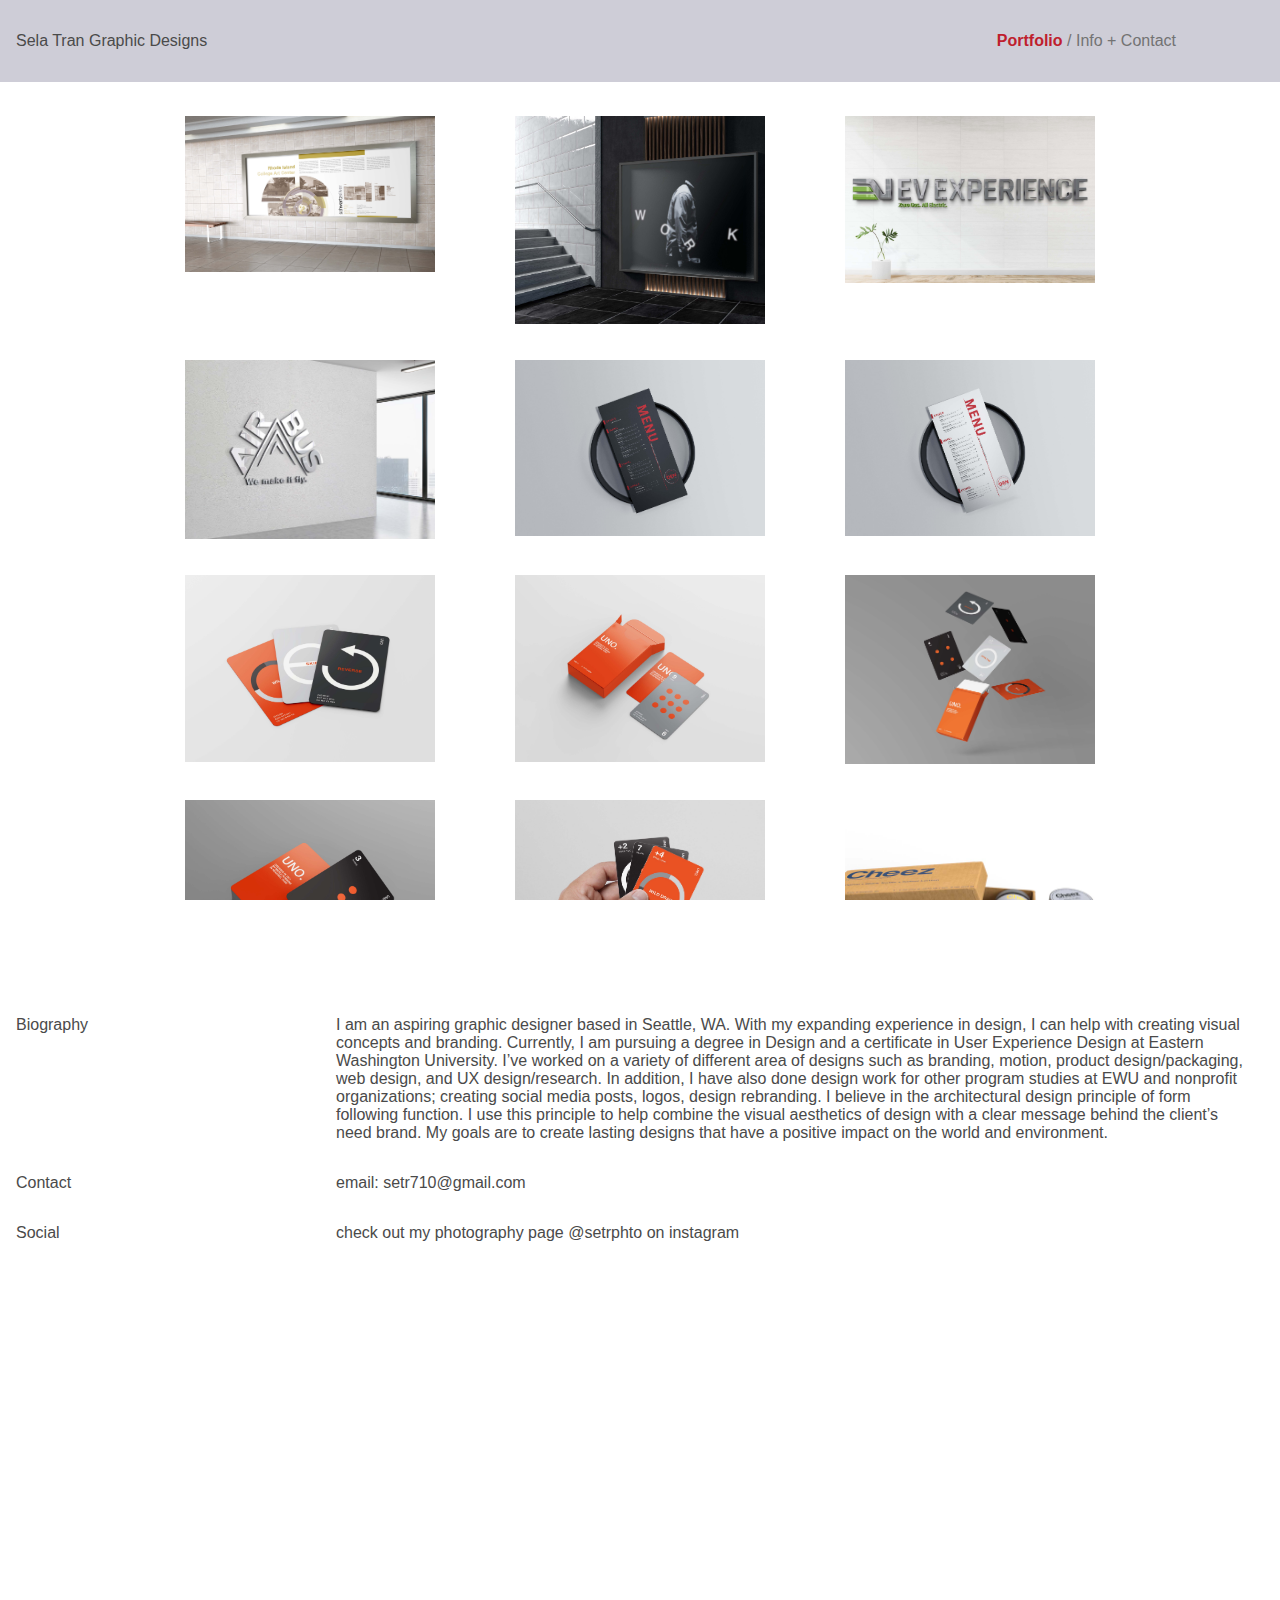
<file: index.html>
<!DOCTYPE html>
<html lang="en">

<head>
  <meta charset="UTF-8">
  <meta http-equiv="X-UA-Compatible" content="IE=edge">
  <meta name="viewport" content="width=device-width, initial-scale=1.0">

  <title>Sela Tran Graphic Design Portfolio</title>

  <!-- Favicons -->
  <link rel="apple-touch-icon" sizes="180x180" href="favicons/apple-touch-icon.png" />
  <link rel="icon" type="image/png" sizes="32x32" href="favicons/favicon-32x32.png" />
  <link rel="icon" type="image/png" sizes="16x16" href="favicons/favicon-16x16.png" />

  <link rel="mask-icon" href="favicons/safari-pinned-tab.svg" color="#5bbad5" />
  <meta name="msapplication-TileColor" content="#da532c" />
  <meta name="theme-color" content="#ffffff" />

  <!-- Stylesheet -->

  <link rel="stylesheet" href="css/lightgallery.min.css">
  <link rel="stylesheet" href="css/lg-transitions.min.css">
  <link rel="stylesheet" href="css/style.css">

</head>

<body>
  <div id="menuContainer">
    <nav class="navContainer">
      <div id="logo">
        <p id="logoName">Sela Tran Graphic Designs
        </p>
      </div>
      <div class="menu">
        <ul>
          <li><a href="#portfolio" class="active">Portfolio</a></li>
          <li>/</li>
          <li><a href="#info">Info + Contact</a></li>
        </ul>
      </div>
    </nav>
  </div>

  <!--   <div class="nav-bar">
         <li class="logo">
        Sela Tran Graphic Designs
      </li>  
    <ul class="nav-list"> -->
  <!--      <li class="nav-item">
        Sela Tran Graphic Designs
      </li>        -->
  <!--         <li class="nav-item"  id="active">
        <a href="#portfolio">Portfolio</a>
      </li>
      <li class="nav-item">/</li>
        <li class="nav-item">
        <a href="#info">Info + Contact</a>
      </li>
      </ul>
    </div> -->

  <div id="portfolio">
    <div id="gallery">
      <figure id="img1">
        <a href="img/schwartz.jpg"><img src="img/schwartz.jpg" alt="swartz building poster"></a>
        <figcaption>Rhode Island Swartz Building Poster</figcaption>
      </figure>
      <figure id="img2">
        <a href="img/work.jpg"><img src="img/work.jpg" alt="Work poster"></a>
        <figcaption>"Work" poster</figcaption>
      </figure>

      <figure id="img3">
        <a href="img/EV_logo.jpg"><img src="img/EV_logo.jpg" alt="Electric Vehicle logo design"></a>
        <figcaption>Logo design</figcaption>
      </figure>
      <figure id="img4">
        <a href="img/airbus_logo.jpg"><img src="img/airbus_logo.jpg" alt="Airbus logo design concept"></a>
        <figcaption>Logo design concept</figcaption>
      </figure>
      <figure id="img5">
        <a href="img/menu_den_dinner_mockup.jpg"><img src="img/menu_den_dinner_mockup.jpg" alt="Dinner menu design for DEN restaurant concept"></a>
        <figcaption>Den dinner menu</figcaption>
      </figure>
      <figure id="img6">
        <a href="img/menu_den_brunch_mockup.jpg"><img src="img/menu_den_brunch_mockup.jpg" alt="Brunch menu design for DEN restaurant concept"></a>
        <figcaption>DEN brunch menu</figcaption>
      </figure>
      <figure id="img7">
        <a href="img/uno_1.jpg"><img src="img/uno_1.jpg" alt="Uno card minimal design concept"></a>
        <figcaption>Uno card minimal design concept</figcaption>
      </figure>
      <figure id="img8">
        <a href="img/uno_2.jpg"><img src="img/uno_2.jpg" alt="Uno card minimal design concept"></a>
        <figcaption>Uno card minimal design concept</figcaption>
      </figure>
      <figure id="img9">
        <a href="img/uno_3.jpg"><img src="img/uno_3.jpg" alt="Uno card minimal design concept"></a>
        <figcaption>Uno card minimal design concept</figcaption>
      </figure>
      <figure id="img10">
        <a href="img/uno_4.jpg"><img src="img/uno_4.jpg" alt="Uno card minimal design concept"></a>
        <figcaption>Uno card minimal design concept</figcaption>
      </figure>
      <figure id="img11">
        <a href="img/uno_in_hand.jpg"><img src="img/uno_in_hand.jpg" alt="Uno card minimal design concept"></a>
        <figcaption>Uno card minimal design concept</figcaption>
      </figure>
      <figure id="img12">
        <a href="img/CheezMockup3Jars.jpg"><img src="img/CheezMockup3Jars.jpg" alt="Jar mockup and logo design for Cheez"></a>
        <figcaption>Cheez product design concept</figcaption>
      </figure>
            <figure id="img13">
        <a href="img/orangutan_sticker.jpg"><img src="img/orangutan_sticker.jpg" alt="Save the orangutan sticker"></a>
        <figcaption>Save the orangutan sticker</figcaption>
      </figure>
         <figure id="img14">
        <a href="img/la_jetee_movie_poster.jpg"><img src="img/la_jetee_movie_poster.jpg" alt="Movie poster: La Jetee"></a>
        <figcaption>Movie poster: La Jetee</figcaption>
      </figure>
        <figure id="img15">
        <a href="img/inkfection.jpg"><img src="img/inkfection.jpg" alt="Type promo poster: Inkfection"></a>
        <figcaption>Type promo poster: Inkfection</figcaption>
      </figure>
         <figure id="img16">
        <a href="img/ces_front.jpg"><img src="img/ces_front.jpg" alt="CES flowchart redesign"></a>
        <figcaption>CES flowchart redesign</figcaption>
      </figure>
        <figure id="img17">
        <a href="img/ces_back.jpg"><img src="img/ces_back.jpg" alt="CES backside"></a>
        <figcaption>CES backside</figcaption>
      </figure>  
        <figure id="img18">
        <a href="img/jeff_mawer.jpg"><img src="img/jeff_mawer.jpg" alt="Jeff Mawer square posters"></a>
        <figcaption>Jeff Mawer square posters</figcaption>
      </figure>      
       <figure id="img19">
        <a href="img/myLogo_pressed.jpg"><img src="img/myLogo_pressed.jpg" alt="My logo"></a>
        <figcaption>My logo pressed on paper</figcaption>
      </figure>   
       <figure id="img20">
        <a href="img/solar_system.jpg"><img src="img/solar_system.jpg" alt="Solar system poster"></a>
        <figcaption>Solar system poster</figcaption>
      </figure>      
    </div>
  </div>

  <div id="info">
    <article>
      <p id="bio">Biography</p>
      <p id="bioBody">I am an aspiring graphic designer based in Seattle, WA. With my expanding experience in design, I can help with creating visual concepts and branding. Currently, I am pursuing a degree in Design and a certificate in User Experience Design at Eastern Washington University. I’ve worked on a variety of different area of designs such as branding, motion, product design/packaging, web design, and UX design/research. In addition, I have also done design work for other program studies at EWU and nonprofit organizations; creating social media posts, logos, design rebranding. I believe in the architectural design principle of form following function. I use this principle to help combine the visual aesthetics of design with a clear message behind the client’s need brand.  My goals are to create lasting designs that have a positive impact on the world and environment.</p>
      <p id="contact">Contact</p>
      <p id="contactBody">check out my photography page @setrphto on instagram</a> </p>
      <p id="social">Social</p>
      <p id="socialBody">email: setr710@gmail.com</p>

    </article>
  </div>

  <!--  Script  -->
  <script src="js/lightgallery.min.js"></script>
  <script src="js/lg-fullscreen.min.js"></script>
  <script src="js/lg-thumbnail.min.js"></script>
  <script src="js/lg-video.min.js"></script>
  <script src="https://cdnjs.cloudflare.com/ajax/libs/jquery/3.6.0/jquery.min.js"></script>
  <script src="js/scripts.js"></script>
</body>

</html>
</file>
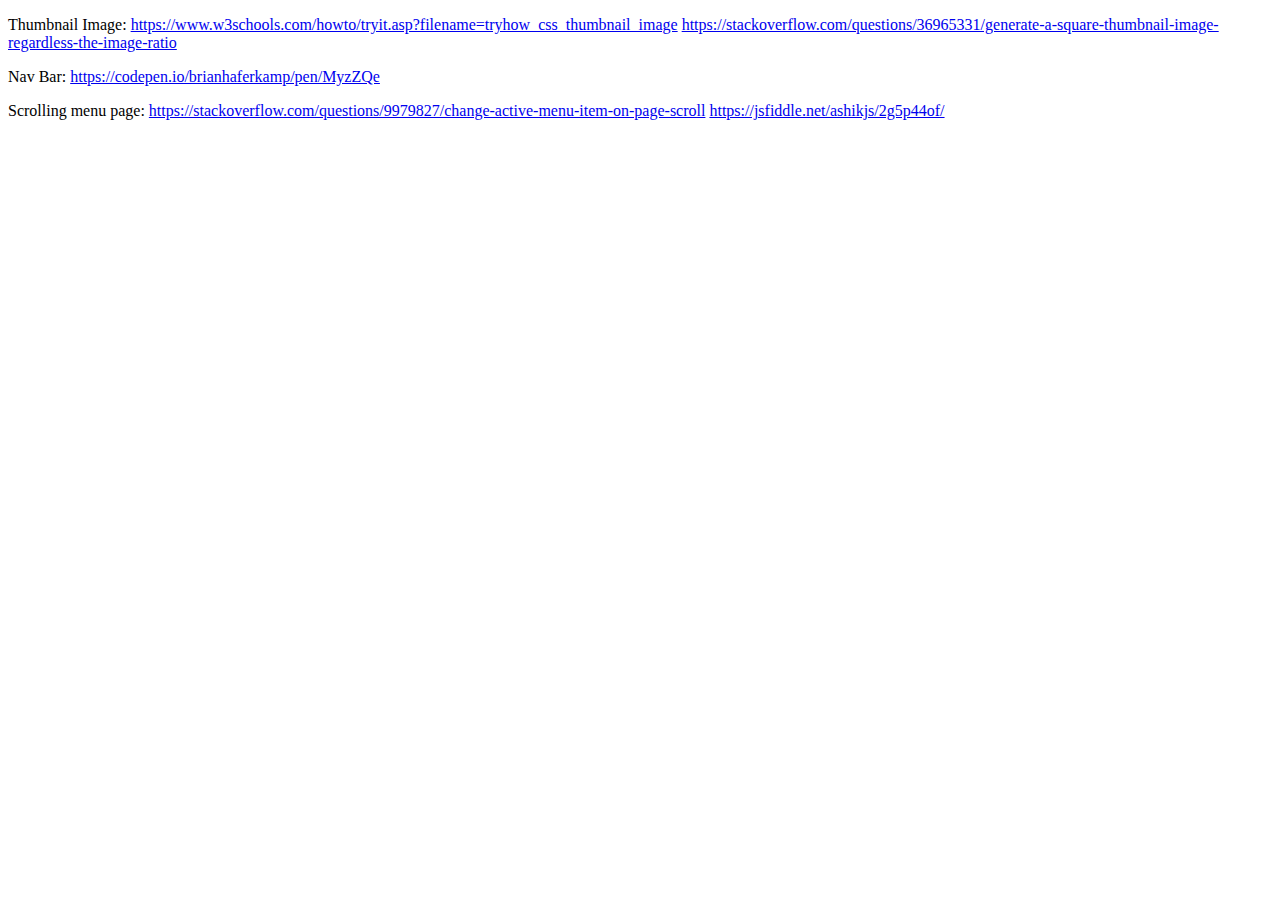
<file: README.html>
<!DOCTYPE html>
<html>
  <head>
    <meta charset="UTF-8">
    <link rel="stylesheet" href="//codepen.io/CodePenTemplates/pen/GNoNGy.css" />
    <link rel="stylesheet" href="//codepen.io/CodePenTemplates/pen/XNXpgM.css" />
  </head>
  <body>
    <section class="markdown-body">
    <p>Thumbnail Image:
<a href="https://www.w3schools.com/howto/tryit.asp?filename=tryhow_css_thumbnail_image">https://www.w3schools.com/howto/tryit.asp?filename=tryhow_css_thumbnail_image</a>
<a href="https://stackoverflow.com/questions/36965331/generate-a-square-thumbnail-image-regardless-the-image-ratio">https://stackoverflow.com/questions/36965331/generate-a-square-thumbnail-image-regardless-the-image-ratio</a></p>
<p>Nav Bar: 
<a href="https://codepen.io/brianhaferkamp/pen/MyzZQe">https://codepen.io/brianhaferkamp/pen/MyzZQe</a></p>
<p>Scrolling menu page:
<a href="https://stackoverflow.com/questions/9979827/change-active-menu-item-on-page-scroll">https://stackoverflow.com/questions/9979827/change-active-menu-item-on-page-scroll</a>
<a href="https://jsfiddle.net/ashikjs/2g5p44of/">https://jsfiddle.net/ashikjs/2g5p44of/</a></p>

    </section>
  </body>
</html>
</file>
<file: css/style.css>
@import url("https://fonts.googleapom/css2?family=Work+Sans:ital,wght@0,300;0,400;0,500;0,600;0,700;1,300&display=swap");

/* colors */
:root {
  --red: #bf1e2e;
  --black: black;
  --darkGray: #4a4a4a;
  --gray: #737373;
  --lightGray: #cecdd7;
  --font: "Work Sans", sans-serf;
}

/* page setup */

html {
  scroll-behavior: smooth;
}

body {
  padding: 0;
  margin: 0;
  font-family: var(--font), sans-serif;
  color: var(--darkGray);
}

#portfolio {
  height: 100vh;
  width: 100%;
  overflow: hidden;
}

#info {
  width: 100%;
  height: 100vh;
}

/* .nav-bar{
    position: fixed;
    display: flex;
    justify-content: flex-end;
    align-items: center;
    flex-direction: row;
    flex-wrap: wrap;
    background-color: pink;
    width: 100%;
    height: 100px;
    z-index: 1;
} */

/* .nav-list { */
/*     display: flex;
  justify-content: flex-end;
  align-items: center;
  background-color: pink; */
/*       display: flex;
    justify-content: flex-end;
    list-style: none;
    margin-right: 10%;
}

li {
  list-style: none;
/*   margin-right: 2rem; */

/* .logo {
  margin-right: auto;
  margin-left: 15px;
}

.nav-item a {
  text-decoration: none;
  color: var(--darkGray);
/*   transition: all 200ms ease-in; */

/* a {
  margin: 10px;
}  */

/* menu styling */

#menuContainer {
  position: fixed;
  background-color: var(--lightGray);
  top: 0;
  width: 100%;
  padding: 1em;
  /*   margin: 0px; */

}

#logo {
  float: left;
  color: var(--darkGray);
}

.menu {
  float: right;
  top: 0;
  margin-right: 50px;
}

.menu li {
  display: inline;
}

.menu ul li {
  color: var(--gray);
  list-style: none;
}

.menu a {
  text-decoration: none;
  color: var(--gray);
}

#menuContainer .menu .hover a:hover {
  color: white;
  font-weight: 600;
  cursor: hand;
}

a:hover {
  color: white;
  font-weight: 600;
  cursor: hand;
}
.menu .active {
  color: var(--red);
  font-weight: 600;
  /*   background-color: pink; */
}

/* portfolio page */

#gallery {
  display: flex;
  flex-wrap: wrap;
  justify-content: center;
  overflow-y: scroll;
  overflow-x: hidden;
  width: 100%;
  height: 100vh;
  margin-bottom: 100px;
  margin-top: 100px;
  -ms-overflow-style: none; /* IE and Edge */
  scrollbar-width: none; /* Firefox */
}

#gallery::-webkit-scrollbar {
  display: none;
}

#gallery figure img {
  width: 250px;
  height: auto;
  object-fit: cover;
}

#gallery img:hover {
  box-shadow: 0 0 1px 3px var(--red);
  opacity: 0.8;
  border-radius: 5px;
}

/* #gallery img {
  margin: 0px;
} */

figcaption {
  display: none;
  width: 300px;
}

/* info page */

article {
  display: grid;
  grid-template-columns: repeat(4, 1fr);
  width: 100%;
  padding-top: 100px;
  padding-left: 1em;
  color: var(--darkGray);
}

#bio {
  grid-column: 1;
  grid-row: 1;
}

#bioBody {
  grid-column: 2 / 5;
  grid-row: 1;
  margin-right: 3em;
}

#contact {
  grid-column: 1;
  grid-row: 2;
}

#contactBody {
  grid-column: 2/ 5;
  grid-row: 2;
}
#social {
  grid-column: 1;
  grid-row: 3;
}

#contactBody {
  grid-column: 2/ 5;
  grid-row: 3;
}

/* lightbox styling */

.lg-backdrop.in {
  opacity: 0.7;
}

.lg-actions .lg-prev,
.lg-actions .lg-next {
  color: var(--red);
}

/* screen sizes */
/* Mobile 
  0 to 26em (416 pixels)
*/
@media only screen and (min-width: 0) {
  /* Diagnostic Styling. Delete When Done. */
  /*   body:before {
       background: yellow;
       content: "Mobile Size";
  } */
    #menuContainer {
    font-size: .5em;
  }
  .menu {
  float: right;
  top: 0;
  margin-right: 20px;
}
}

/* Tablet 
  26em (416 pixels) to 72em (1,152 pixels)
*/
@media only screen and (min-width: 26em) {
  /* Diagnostic Styling. Delete When Done. */
  /*   body:before {
       background: yellow;
       content: "Tablet Size";
  } */
}

/* Desktop 
   72em (1,152 pixels) to 90em (1440 pixels)
*/
@media screen and (min-width: 72em) {
  /* Diagnostic Styling. Delete When Done. */
  /*   body:before {
       background: yellow;
       content: "Desktop Size";
  }
 */
    #menuContainer {
  font-size: 1em;
}
    .menu {
  float: right;
  top: 0;
  margin-right: 120px;
}
}

/* Wide Desktop: 
  Greater than 90em (1440px)
*/
@media screen and (min-width: 90em) {
  /* Diagnostic Styling. Delete When Done. */
/*   body:before {
    background: yellow;
    content: "Wide Desktop Size";
  } */

}
</file>
<file: css/lightgallery.min.css>
@font-face{font-family:lg;src:url(../fonts/lg.ttf?22t19m) format("truetype"),url(../fonts/lg.woff?22t19m) format("woff"),url(../fonts/lg.svg?22t19m#lg) format("svg");font-weight:400;font-style:normal;font-display:block}.lg-icon{font-family:lg!important;speak:never;font-style:normal;font-weight:400;font-variant:normal;text-transform:none;line-height:1;-webkit-font-smoothing:antialiased;-moz-osx-font-smoothing:grayscale}.lg-actions .lg-next,.lg-actions .lg-prev{border-radius:2px;color:#999;cursor:pointer;display:block;font-size:22px;margin-top:-10px;padding:8px 10px 9px;position:absolute;top:50%;z-index:1080;outline:0;border:none;background-color:transparent}.lg-actions .lg-next.disabled,.lg-actions .lg-prev.disabled{pointer-events:none;opacity:.5}.lg-actions .lg-next:hover,.lg-actions .lg-prev:hover{color:#FFF}.lg-actions .lg-next{right:20px}.lg-actions .lg-next:before{content:"\e095"}.lg-actions .lg-prev{left:20px}.lg-actions .lg-prev:after{content:"\e094"}@-webkit-keyframes lg-right-end{0%,100%{left:0}50%{left:-30px}}@-moz-keyframes lg-right-end{0%,100%{left:0}50%{left:-30px}}@-ms-keyframes lg-right-end{0%,100%{left:0}50%{left:-30px}}@keyframes lg-right-end{0%,100%{left:0}50%{left:-30px}}@-webkit-keyframes lg-left-end{0%,100%{left:0}50%{left:30px}}@-moz-keyframes lg-left-end{0%,100%{left:0}50%{left:30px}}@-ms-keyframes lg-left-end{0%,100%{left:0}50%{left:30px}}@keyframes lg-left-end{0%,100%{left:0}50%{left:30px}}.lg-outer.lg-right-end .lg-object{-webkit-animation:lg-right-end .3s;-o-animation:lg-right-end .3s;animation:lg-right-end .3s;position:relative}.lg-outer.lg-left-end .lg-object{-webkit-animation:lg-left-end .3s;-o-animation:lg-left-end .3s;animation:lg-left-end .3s;position:relative}.lg-toolbar{z-index:1082;left:0;position:absolute;top:0;width:100%;background-color:rgba(0,0,0,.45)}.lg-toolbar .lg-icon{color:#999;cursor:pointer;float:right;font-size:24px;height:47px;line-height:27px;padding:10px 0;text-align:center;width:50px;text-decoration:none!important;outline:0;background:0 0;border:none;box-shadow:none;-webkit-transition:color .2s linear;-o-transition:color .2s linear;transition:color .2s linear}.lg-toolbar .lg-icon:hover{color:#FFF}.lg-toolbar .lg-close:after{content:"\e070"}.lg-toolbar .lg-download:after{content:"\e0f2"}.lg-sub-html{background-color:rgba(0,0,0,.45);bottom:0;color:#EEE;font-size:16px;left:0;padding:10px 40px;position:fixed;right:0;text-align:center;z-index:1080}.lg-sub-html h4{margin:0;font-size:13px;font-weight:700}.lg-sub-html p{font-size:12px;margin:5px 0 0}#lg-counter{color:#999;display:inline-block;font-size:16px;padding-left:20px;padding-top:12px;vertical-align:middle}.lg-next,.lg-prev,.lg-toolbar{opacity:1;-webkit-transition:-webkit-transform .35s cubic-bezier(0,0,.25,1) 0s,opacity .35s cubic-bezier(0,0,.25,1) 0s,color .2s linear;-moz-transition:-moz-transform .35s cubic-bezier(0,0,.25,1) 0s,opacity .35s cubic-bezier(0,0,.25,1) 0s,color .2s linear;-o-transition:-o-transform .35s cubic-bezier(0,0,.25,1) 0s,opacity .35s cubic-bezier(0,0,.25,1) 0s,color .2s linear;transition:transform .35s cubic-bezier(0,0,.25,1) 0s,opacity .35s cubic-bezier(0,0,.25,1) 0s,color .2s linear}.lg-hide-items .lg-prev{opacity:0;-webkit-transform:translate3d(-10px,0,0);transform:translate3d(-10px,0,0)}.lg-hide-items .lg-next{opacity:0;-webkit-transform:translate3d(10px,0,0);transform:translate3d(10px,0,0)}.lg-hide-items .lg-toolbar{opacity:0;-webkit-transform:translate3d(0,-10px,0);transform:translate3d(0,-10px,0)}body:not(.lg-from-hash) .lg-outer.lg-start-zoom .lg-object{-webkit-transform:scale3d(.5,.5,.5);transform:scale3d(.5,.5,.5);opacity:0;-webkit-transition:-webkit-transform 250ms cubic-bezier(0,0,.25,1) 0s,opacity 250ms cubic-bezier(0,0,.25,1)!important;-moz-transition:-moz-transform 250ms cubic-bezier(0,0,.25,1) 0s,opacity 250ms cubic-bezier(0,0,.25,1)!important;-o-transition:-o-transform 250ms cubic-bezier(0,0,.25,1) 0s,opacity 250ms cubic-bezier(0,0,.25,1)!important;transition:transform 250ms cubic-bezier(0,0,.25,1) 0s,opacity 250ms cubic-bezier(0,0,.25,1)!important;-webkit-transform-origin:50% 50%;-moz-transform-origin:50% 50%;-ms-transform-origin:50% 50%;transform-origin:50% 50%}body:not(.lg-from-hash) .lg-outer.lg-start-zoom .lg-item.lg-complete .lg-object{-webkit-transform:scale3d(1,1,1);transform:scale3d(1,1,1);opacity:1}.lg-outer .lg-thumb-outer{background-color:#0D0A0A;bottom:0;position:absolute;width:100%;z-index:1080;max-height:350px;-webkit-transform:translate3d(0,100%,0);transform:translate3d(0,100%,0);-webkit-transition:-webkit-transform .25s cubic-bezier(0,0,.25,1) 0s;-moz-transition:-moz-transform .25s cubic-bezier(0,0,.25,1) 0s;-o-transition:-o-transform .25s cubic-bezier(0,0,.25,1) 0s;transition:transform .25s cubic-bezier(0,0,.25,1) 0s}.lg-outer .lg-thumb-outer.lg-grab .lg-thumb-item{cursor:-webkit-grab;cursor:-moz-grab;cursor:-o-grab;cursor:-ms-grab;cursor:grab}.lg-outer .lg-thumb-outer.lg-grabbing .lg-thumb-item{cursor:move;cursor:-webkit-grabbing;cursor:-moz-grabbing;cursor:-o-grabbing;cursor:-ms-grabbing;cursor:grabbing}.lg-outer .lg-thumb-outer.lg-dragging .lg-thumb{-webkit-transition-duration:0s!important;transition-duration:0s!important}.lg-outer.lg-thumb-open .lg-thumb-outer{-webkit-transform:translate3d(0,0,0);transform:translate3d(0,0,0)}.lg-outer .lg-thumb{padding:10px 0;height:100%;margin-bottom:-5px}.lg-outer .lg-thumb-item{cursor:pointer;float:left;overflow:hidden;height:100%;border:2px solid #FFF;border-radius:4px;margin-bottom:5px}@media (min-width:1025px){.lg-outer .lg-thumb-item{-webkit-transition:border-color .25s ease;-o-transition:border-color .25s ease;transition:border-color .25s ease}}.lg-outer .lg-thumb-item.active,.lg-outer .lg-thumb-item:hover{border-color:#a90707}.lg-outer .lg-thumb-item img{width:100%;height:100%;object-fit:cover}.lg-outer.lg-has-thumb .lg-item{padding-bottom:120px}.lg-outer.lg-can-toggle .lg-item{padding-bottom:0}.lg-outer.lg-pull-caption-up .lg-sub-html{-webkit-transition:bottom .25s ease;-o-transition:bottom .25s ease;transition:bottom .25s ease}.lg-outer.lg-pull-caption-up.lg-thumb-open .lg-sub-html{bottom:100px}.lg-outer .lg-toggle-thumb{background-color:#0D0A0A;border-radius:2px 2px 0 0;color:#999;cursor:pointer;font-size:24px;height:39px;line-height:27px;padding:5px 0;position:absolute;right:20px;text-align:center;top:-39px;width:50px;outline:0;border:none}.lg-outer .lg-toggle-thumb:after{content:"\e1ff"}.lg-outer .lg-toggle-thumb:hover{color:#FFF}.lg-outer .lg-video-cont{display:inline-block;vertical-align:middle;max-width:1140px;max-height:100%;width:100%;padding:0 5px}.lg-outer .lg-video{width:100%;height:0;padding-bottom:56.25%;overflow:hidden;position:relative}.lg-outer .lg-video .lg-object{display:inline-block;position:absolute;top:0;left:0;width:100%!important;height:100%!important}.lg-outer .lg-video .lg-video-play{width:84px;height:59px;position:absolute;left:50%;top:50%;margin-left:-42px;margin-top:-30px;z-index:1080;cursor:pointer}.lg-outer .lg-has-vimeo .lg-video-play{background:url(../img/vimeo-play.png) no-repeat}.lg-outer .lg-has-vimeo:hover .lg-video-play{background:url(../img/vimeo-play.png) 0 -58px no-repeat}.lg-outer .lg-has-html5 .lg-video-play{background:url(../img/video-play.png) no-repeat;height:64px;margin-left:-32px;margin-top:-32px;width:64px;opacity:.8}.lg-outer .lg-has-html5:hover .lg-video-play{opacity:1}.lg-outer .lg-has-youtube .lg-video-play{background:url(../img/youtube-play.png) no-repeat}.lg-outer .lg-has-youtube:hover .lg-video-play{background:url(../img/youtube-play.png) 0 -60px no-repeat}.lg-outer .lg-video-object{width:100%!important;height:100%!important;position:absolute;top:0;left:0}.lg-outer .lg-has-video .lg-video-object{visibility:hidden}.lg-outer .lg-has-video.lg-video-playing .lg-object,.lg-outer .lg-has-video.lg-video-playing .lg-video-play{display:none}.lg-outer .lg-has-video.lg-video-playing .lg-video-object{visibility:visible}.lg-progress-bar{background-color:#333;height:5px;left:0;position:absolute;top:0;width:100%;z-index:1083;opacity:0;-webkit-transition:opacity 80ms ease 0s;-moz-transition:opacity 80ms ease 0s;-o-transition:opacity 80ms ease 0s;transition:opacity 80ms ease 0s}.lg-progress-bar .lg-progress{background-color:#a90707;height:5px;width:0}.lg-progress-bar.lg-start .lg-progress{width:100%}.lg-show-autoplay .lg-progress-bar{opacity:1}.lg-autoplay-button:after{content:"\e01d"}.lg-show-autoplay .lg-autoplay-button:after{content:"\e01a"}.lg-outer.lg-css3.lg-zoom-dragging .lg-item.lg-complete.lg-zoomable .lg-image,.lg-outer.lg-css3.lg-zoom-dragging .lg-item.lg-complete.lg-zoomable .lg-img-wrap{-webkit-transition-duration:0s;transition-duration:0s}.lg-outer.lg-use-transition-for-zoom .lg-item.lg-complete.lg-zoomable .lg-img-wrap{-webkit-transition:-webkit-transform .3s cubic-bezier(0,0,.25,1) 0s;-moz-transition:-moz-transform .3s cubic-bezier(0,0,.25,1) 0s;-o-transition:-o-transform .3s cubic-bezier(0,0,.25,1) 0s;transition:transform .3s cubic-bezier(0,0,.25,1) 0s}.lg-outer.lg-use-left-for-zoom .lg-item.lg-complete.lg-zoomable .lg-img-wrap{-webkit-transition:left .3s cubic-bezier(0,0,.25,1) 0s,top .3s cubic-bezier(0,0,.25,1) 0s;-moz-transition:left .3s cubic-bezier(0,0,.25,1) 0s,top .3s cubic-bezier(0,0,.25,1) 0s;-o-transition:left .3s cubic-bezier(0,0,.25,1) 0s,top .3s cubic-bezier(0,0,.25,1) 0s;transition:left .3s cubic-bezier(0,0,.25,1) 0s,top .3s cubic-bezier(0,0,.25,1) 0s}.lg-outer .lg-item.lg-complete.lg-zoomable .lg-img-wrap{-webkit-transform:translate3d(0,0,0);transform:translate3d(0,0,0);-webkit-backface-visibility:hidden;-moz-backface-visibility:hidden;backface-visibility:hidden}.lg-outer .lg-item.lg-complete.lg-zoomable .lg-image{-webkit-transform:scale3d(1,1,1);transform:scale3d(1,1,1);-webkit-transition:-webkit-transform .3s cubic-bezier(0,0,.25,1) 0s,opacity .15s!important;-moz-transition:-moz-transform .3s cubic-bezier(0,0,.25,1) 0s,opacity .15s!important;-o-transition:-o-transform .3s cubic-bezier(0,0,.25,1) 0s,opacity .15s!important;transition:transform .3s cubic-bezier(0,0,.25,1) 0s,opacity .15s!important;-webkit-transform-origin:0 0;-moz-transform-origin:0 0;-ms-transform-origin:0 0;transform-origin:0 0;-webkit-backface-visibility:hidden;-moz-backface-visibility:hidden;backface-visibility:hidden}#lg-zoom-in:after{content:"\e311"}#lg-actual-size{font-size:20px}#lg-actual-size:after{content:"\e033"}#lg-zoom-out{opacity:.5;pointer-events:none}#lg-zoom-out:after{content:"\e312"}.lg-zoomed #lg-zoom-out{opacity:1;pointer-events:auto}.lg-outer .lg-pager-outer{bottom:60px;left:0;position:absolute;right:0;text-align:center;z-index:1080;height:10px}.lg-outer .lg-pager-outer.lg-pager-hover .lg-pager-cont{overflow:visible}.lg-outer .lg-pager-cont{cursor:pointer;display:inline-block;overflow:hidden;position:relative;vertical-align:top;margin:0 5px}.lg-outer .lg-pager-cont:hover .lg-pager-thumb-cont{opacity:1;-webkit-transform:translate3d(0,0,0);transform:translate3d(0,0,0)}.lg-outer .lg-pager-cont.lg-pager-active .lg-pager{box-shadow:0 0 0 2px #fff inset}.lg-outer .lg-pager-thumb-cont{background-color:#fff;color:#FFF;bottom:100%;height:83px;left:0;margin-bottom:20px;margin-left:-60px;opacity:0;padding:5px;position:absolute;width:120px;border-radius:3px;-webkit-transition:opacity .15s ease 0s,-webkit-transform .15s ease 0s;-moz-transition:opacity .15s ease 0s,-moz-transform .15s ease 0s;-o-transition:opacity .15s ease 0s,-o-transform .15s ease 0s;transition:opacity .15s ease 0s,transform .15s ease 0s;-webkit-transform:translate3d(0,5px,0);transform:translate3d(0,5px,0)}.lg-outer .lg-pager-thumb-cont img{width:100%;height:100%}.lg-outer .lg-pager{background-color:rgba(255,255,255,.5);border-radius:50%;box-shadow:0 0 0 8px rgba(255,255,255,.7) inset;display:block;height:12px;-webkit-transition:box-shadow .3s ease 0s;-o-transition:box-shadow .3s ease 0s;transition:box-shadow .3s ease 0s;width:12px}.lg-outer .lg-pager:focus,.lg-outer .lg-pager:hover{box-shadow:0 0 0 8px #fff inset}.lg-outer .lg-caret{border-left:10px solid transparent;border-right:10px solid transparent;border-top:10px dashed;bottom:-10px;display:inline-block;height:0;left:50%;margin-left:-5px;position:absolute;vertical-align:middle;width:0}.lg-fullscreen:after{content:"\e20c"}.lg-fullscreen-on .lg-fullscreen:after{content:"\e20d"}.lg-outer #lg-dropdown-overlay{background-color:rgba(0,0,0,.25);bottom:0;cursor:default;left:0;position:fixed;right:0;top:0;z-index:1081;opacity:0;visibility:hidden;-webkit-transition:visibility 0s linear .18s,opacity .18s linear 0s;-o-transition:visibility 0s linear .18s,opacity .18s linear 0s;transition:visibility 0s linear .18s,opacity .18s linear 0s}.lg-outer.lg-dropdown-active #lg-dropdown-overlay,.lg-outer.lg-dropdown-active .lg-dropdown{-webkit-transition-delay:0s;transition-delay:0s;-moz-transform:translate3d(0,0,0);-o-transform:translate3d(0,0,0);-ms-transform:translate3d(0,0,0);-webkit-transform:translate3d(0,0,0);transform:translate3d(0,0,0);opacity:1;visibility:visible}.lg-outer.lg-dropdown-active #lg-share{color:#FFF}.lg-outer .lg-dropdown{background-color:#fff;border-radius:2px;font-size:14px;list-style-type:none;margin:0;padding:10px 0;position:absolute;right:0;text-align:left;top:50px;opacity:0;visibility:hidden;-moz-transform:translate3d(0,5px,0);-o-transform:translate3d(0,5px,0);-ms-transform:translate3d(0,5px,0);-webkit-transform:translate3d(0,5px,0);transform:translate3d(0,5px,0);-webkit-transition:-webkit-transform .18s linear 0s,visibility 0s linear .5s,opacity .18s linear 0s;-moz-transition:-moz-transform .18s linear 0s,visibility 0s linear .5s,opacity .18s linear 0s;-o-transition:-o-transform .18s linear 0s,visibility 0s linear .5s,opacity .18s linear 0s;transition:transform .18s linear 0s,visibility 0s linear .5s,opacity .18s linear 0s}.lg-outer .lg-dropdown:after{content:"";display:block;height:0;width:0;position:absolute;border:8px solid transparent;border-bottom-color:#FFF;right:16px;top:-16px}.lg-outer .lg-dropdown>li:last-child{margin-bottom:0}.lg-outer .lg-dropdown>li:hover .lg-icon,.lg-outer .lg-dropdown>li:hover a{color:#333}.lg-outer .lg-dropdown a{color:#333;display:block;white-space:pre;padding:4px 12px;font-family:"Open Sans","Helvetica Neue",Helvetica,Arial,sans-serif;font-size:12px}.lg-outer .lg-dropdown a:hover{background-color:rgba(0,0,0,.07)}.lg-outer .lg-dropdown .lg-dropdown-text{display:inline-block;line-height:1;margin-top:-3px;vertical-align:middle}.lg-outer .lg-dropdown .lg-icon{color:#333;display:inline-block;float:none;font-size:20px;height:auto;line-height:1;margin-right:8px;padding:0;vertical-align:middle;width:auto}.lg-outer,.lg-outer .lg,.lg-outer .lg-inner{height:100%;width:100%}.lg-outer #lg-share{position:relative}.lg-outer #lg-share:after{content:"\e80d"}.lg-outer #lg-share-facebook .lg-icon{color:#3b5998}.lg-outer #lg-share-facebook .lg-icon:after{content:"\e904"}.lg-outer #lg-share-twitter .lg-icon{color:#00aced}.lg-outer #lg-share-twitter .lg-icon:after{content:"\e907"}.lg-outer #lg-share-googleplus .lg-icon{color:#dd4b39}.lg-outer #lg-share-googleplus .lg-icon:after{content:"\e905"}.lg-outer #lg-share-pinterest .lg-icon{color:#cb2027}.lg-outer #lg-share-pinterest .lg-icon:after{content:"\e906"}.lg-outer .lg-img-rotate{position:absolute;padding:0 5px;left:0;right:0;top:0;bottom:0;-webkit-transition:-webkit-transform .3s cubic-bezier(.32,0,.67,0) 0s;-moz-transition:-moz-transform .3s cubic-bezier(.32,0,.67,0) 0s;-o-transition:-o-transform .3s cubic-bezier(.32,0,.67,0) 0s;transition:transform .3s cubic-bezier(.32,0,.67,0) 0s}.lg-rotate-left:after{content:"\e900"}.lg-rotate-right:after{content:"\e901"}.lg-icon.lg-flip-hor,.lg-icon.lg-flip-ver{font-size:26px}.lg-flip-hor:after{content:"\e902"}.lg-flip-ver:after{content:"\e903"}.lg-group:after,.lg-group:before{display:table;content:"";line-height:0}.lg-group:after{clear:both}.lg-outer{position:fixed;top:0;left:0;z-index:1050;opacity:0;outline:0;-webkit-transition:opacity .15s ease 0s;-o-transition:opacity .15s ease 0s;transition:opacity .15s ease 0s}.lg-outer *{-webkit-box-sizing:border-box;-moz-box-sizing:border-box;box-sizing:border-box}.lg-outer.lg-visible{opacity:1}.lg-outer.lg-css3 .lg-item.lg-current,.lg-outer.lg-css3 .lg-item.lg-next-slide,.lg-outer.lg-css3 .lg-item.lg-prev-slide{-webkit-transition-duration:inherit!important;transition-duration:inherit!important;-webkit-transition-timing-function:inherit!important;transition-timing-function:inherit!important}.lg-outer.lg-css3.lg-dragging .lg-item.lg-current,.lg-outer.lg-css3.lg-dragging .lg-item.lg-next-slide,.lg-outer.lg-css3.lg-dragging .lg-item.lg-prev-slide{-webkit-transition-duration:0s!important;transition-duration:0s!important;opacity:1}.lg-outer.lg-grab img.lg-object{cursor:-webkit-grab;cursor:-moz-grab;cursor:-o-grab;cursor:-ms-grab;cursor:grab}.lg-outer.lg-grabbing img.lg-object{cursor:move;cursor:-webkit-grabbing;cursor:-moz-grabbing;cursor:-o-grabbing;cursor:-ms-grabbing;cursor:grabbing}.lg-outer .lg{position:relative;overflow:hidden;margin-left:auto;margin-right:auto;max-width:100%;max-height:100%}.lg-outer .lg-inner{position:absolute;left:0;top:0;white-space:nowrap}.lg-outer .lg-item{background:url(../img/loading.gif) center center no-repeat;display:none!important}.lg-outer.lg-css .lg-current,.lg-outer.lg-css3 .lg-current,.lg-outer.lg-css3 .lg-next-slide,.lg-outer.lg-css3 .lg-prev-slide{display:inline-block!important}.lg-outer .lg-img-wrap,.lg-outer .lg-item{display:inline-block;text-align:center;position:absolute;width:100%;height:100%}.lg-outer .lg-img-wrap:before,.lg-outer .lg-item:before{content:"";display:inline-block;height:50%;width:1px;margin-right:-1px}.lg-outer .lg-img-wrap{position:absolute;padding:0 5px;left:0;right:0;top:0;bottom:0}.lg-outer .lg-item.lg-complete{background-image:none}.lg-outer .lg-item.lg-current{z-index:1060}.lg-outer .lg-image{display:inline-block;vertical-align:middle;max-width:100%;max-height:100%;width:auto!important;height:auto!important}.lg-outer.lg-show-after-load .lg-item .lg-object,.lg-outer.lg-show-after-load .lg-item .lg-video-play{opacity:0;-webkit-transition:opacity .15s ease 0s;-o-transition:opacity .15s ease 0s;transition:opacity .15s ease 0s}.lg-outer.lg-show-after-load .lg-item.lg-complete .lg-object,.lg-outer.lg-show-after-load .lg-item.lg-complete .lg-video-play{opacity:1}.lg-outer .lg-empty-html,.lg-outer.lg-hide-download #lg-download{display:none}.lg-backdrop{position:fixed;top:0;left:0;right:0;bottom:0;z-index:1040;background-color:#000;opacity:0;-webkit-transition:opacity .15s ease 0s;-o-transition:opacity .15s ease 0s;transition:opacity .15s ease 0s}.lg-backdrop.in{opacity:1}.lg-css3.lg-no-trans .lg-current,.lg-css3.lg-no-trans .lg-next-slide,.lg-css3.lg-no-trans .lg-prev-slide{-webkit-transition:none 0s ease 0s!important;-moz-transition:none 0s ease 0s!important;-o-transition:none 0s ease 0s!important;transition:none 0s ease 0s!important}.lg-css3.lg-use-css3 .lg-item,.lg-css3.lg-use-left .lg-item{-webkit-backface-visibility:hidden;-moz-backface-visibility:hidden;backface-visibility:hidden}.lg-css3.lg-fade .lg-item{opacity:0}.lg-css3.lg-fade .lg-item.lg-current{opacity:1}.lg-css3.lg-fade .lg-item.lg-current,.lg-css3.lg-fade .lg-item.lg-next-slide,.lg-css3.lg-fade .lg-item.lg-prev-slide{-webkit-transition:opacity .1s ease 0s;-moz-transition:opacity .1s ease 0s;-o-transition:opacity .1s ease 0s;transition:opacity .1s ease 0s}.lg-css3.lg-slide.lg-use-css3 .lg-item{opacity:0}.lg-css3.lg-slide.lg-use-css3 .lg-item.lg-prev-slide{-webkit-transform:translate3d(-100%,0,0);transform:translate3d(-100%,0,0)}.lg-css3.lg-slide.lg-use-css3 .lg-item.lg-next-slide{-webkit-transform:translate3d(100%,0,0);transform:translate3d(100%,0,0)}.lg-css3.lg-slide.lg-use-css3 .lg-item.lg-current{-webkit-transform:translate3d(0,0,0);transform:translate3d(0,0,0);opacity:1}.lg-css3.lg-slide.lg-use-css3 .lg-item.lg-current,.lg-css3.lg-slide.lg-use-css3 .lg-item.lg-next-slide,.lg-css3.lg-slide.lg-use-css3 .lg-item.lg-prev-slide{-webkit-transition:-webkit-transform 1s cubic-bezier(0,0,.25,1) 0s,opacity .1s ease 0s;-moz-transition:-moz-transform 1s cubic-bezier(0,0,.25,1) 0s,opacity .1s ease 0s;-o-transition:-o-transform 1s cubic-bezier(0,0,.25,1) 0s,opacity .1s ease 0s;transition:transform 1s cubic-bezier(0,0,.25,1) 0s,opacity .1s ease 0s}.lg-css3.lg-slide.lg-use-left .lg-item{opacity:0;position:absolute;left:0}.lg-css3.lg-slide.lg-use-left .lg-item.lg-prev-slide{left:-100%}.lg-css3.lg-slide.lg-use-left .lg-item.lg-next-slide{left:100%}.lg-css3.lg-slide.lg-use-left .lg-item.lg-current{left:0;opacity:1}.lg-css3.lg-slide.lg-use-left .lg-item.lg-current,.lg-css3.lg-slide.lg-use-left .lg-item.lg-next-slide,.lg-css3.lg-slide.lg-use-left .lg-item.lg-prev-slide{-webkit-transition:left 1s cubic-bezier(0,0,.25,1) 0s,opacity .1s ease 0s;-moz-transition:left 1s cubic-bezier(0,0,.25,1) 0s,opacity .1s ease 0s;-o-transition:left 1s cubic-bezier(0,0,.25,1) 0s,opacity .1s ease 0s;transition:left 1s cubic-bezier(0,0,.25,1) 0s,opacity .1s ease 0s}
</file>
<file: css/lg-transitions.min.css>
.lg-css3.lg-zoom-in .lg-item{opacity:0}.lg-css3.lg-zoom-in .lg-item.lg-next-slide,.lg-css3.lg-zoom-in .lg-item.lg-prev-slide{-webkit-transform:scale3d(1.3,1.3,1.3);transform:scale3d(1.3,1.3,1.3)}.lg-css3.lg-zoom-in .lg-item.lg-current{-webkit-transform:scale3d(1,1,1);transform:scale3d(1,1,1);opacity:1}.lg-css3.lg-zoom-in .lg-item.lg-current,.lg-css3.lg-zoom-in .lg-item.lg-next-slide,.lg-css3.lg-zoom-in .lg-item.lg-prev-slide{-webkit-transition:-webkit-transform 1s cubic-bezier(0,0,.25,1) 0s,opacity 1s ease 0s;-moz-transition:-moz-transform 1s cubic-bezier(0,0,.25,1) 0s,opacity 1s ease 0s;-o-transition:-o-transform 1s cubic-bezier(0,0,.25,1) 0s,opacity 1s ease 0s;transition:transform 1s cubic-bezier(0,0,.25,1) 0s,opacity 1s ease 0s}.lg-css3.lg-zoom-in-big .lg-item{opacity:0}.lg-css3.lg-zoom-in-big .lg-item.lg-next-slide,.lg-css3.lg-zoom-in-big .lg-item.lg-prev-slide{-webkit-transform:scale3d(2,2,2);transform:scale3d(2,2,2)}.lg-css3.lg-zoom-in-big .lg-item.lg-current{-webkit-transform:scale3d(1,1,1);transform:scale3d(1,1,1);opacity:1}.lg-css3.lg-zoom-in-big .lg-item.lg-current,.lg-css3.lg-zoom-in-big .lg-item.lg-next-slide,.lg-css3.lg-zoom-in-big .lg-item.lg-prev-slide{-webkit-transition:-webkit-transform 1s cubic-bezier(0,0,.25,1) 0s,opacity 1s ease 0s;-moz-transition:-moz-transform 1s cubic-bezier(0,0,.25,1) 0s,opacity 1s ease 0s;-o-transition:-o-transform 1s cubic-bezier(0,0,.25,1) 0s,opacity 1s ease 0s;transition:transform 1s cubic-bezier(0,0,.25,1) 0s,opacity 1s ease 0s}.lg-css3.lg-zoom-out .lg-item{opacity:0}.lg-css3.lg-zoom-out .lg-item.lg-next-slide,.lg-css3.lg-zoom-out .lg-item.lg-prev-slide{-webkit-transform:scale3d(.7,.7,.7);transform:scale3d(.7,.7,.7)}.lg-css3.lg-zoom-out .lg-item.lg-current{-webkit-transform:scale3d(1,1,1);transform:scale3d(1,1,1);opacity:1}.lg-css3.lg-zoom-out .lg-item.lg-current,.lg-css3.lg-zoom-out .lg-item.lg-next-slide,.lg-css3.lg-zoom-out .lg-item.lg-prev-slide{-webkit-transition:-webkit-transform 1s cubic-bezier(0,0,.25,1) 0s,opacity 1s ease 0s;-moz-transition:-moz-transform 1s cubic-bezier(0,0,.25,1) 0s,opacity 1s ease 0s;-o-transition:-o-transform 1s cubic-bezier(0,0,.25,1) 0s,opacity 1s ease 0s;transition:transform 1s cubic-bezier(0,0,.25,1) 0s,opacity 1s ease 0s}.lg-css3.lg-zoom-out-big .lg-item{opacity:0}.lg-css3.lg-zoom-out-big .lg-item.lg-next-slide,.lg-css3.lg-zoom-out-big .lg-item.lg-prev-slide{-webkit-transform:scale3d(0,0,0);transform:scale3d(0,0,0)}.lg-css3.lg-zoom-out-big .lg-item.lg-current{-webkit-transform:scale3d(1,1,1);transform:scale3d(1,1,1);opacity:1}.lg-css3.lg-zoom-out-big .lg-item.lg-current,.lg-css3.lg-zoom-out-big .lg-item.lg-next-slide,.lg-css3.lg-zoom-out-big .lg-item.lg-prev-slide{-webkit-transition:-webkit-transform 1s cubic-bezier(0,0,.25,1) 0s,opacity 1s ease 0s;-moz-transition:-moz-transform 1s cubic-bezier(0,0,.25,1) 0s,opacity 1s ease 0s;-o-transition:-o-transform 1s cubic-bezier(0,0,.25,1) 0s,opacity 1s ease 0s;transition:transform 1s cubic-bezier(0,0,.25,1) 0s,opacity 1s ease 0s}.lg-css3.lg-zoom-out-in .lg-item{opacity:0}.lg-css3.lg-zoom-out-in .lg-item.lg-prev-slide{-webkit-transform:scale3d(0,0,0);transform:scale3d(0,0,0)}.lg-css3.lg-zoom-out-in .lg-item.lg-next-slide{-webkit-transform:scale3d(2,2,2);transform:scale3d(2,2,2)}.lg-css3.lg-zoom-out-in .lg-item.lg-current{-webkit-transform:scale3d(1,1,1);transform:scale3d(1,1,1);opacity:1}.lg-css3.lg-zoom-out-in .lg-item.lg-current,.lg-css3.lg-zoom-out-in .lg-item.lg-next-slide,.lg-css3.lg-zoom-out-in .lg-item.lg-prev-slide{-webkit-transition:-webkit-transform 1s cubic-bezier(0,0,.25,1) 0s,opacity 1s ease 0s;-moz-transition:-moz-transform 1s cubic-bezier(0,0,.25,1) 0s,opacity 1s ease 0s;-o-transition:-o-transform 1s cubic-bezier(0,0,.25,1) 0s,opacity 1s ease 0s;transition:transform 1s cubic-bezier(0,0,.25,1) 0s,opacity 1s ease 0s}.lg-css3.lg-zoom-in-out .lg-item{opacity:0}.lg-css3.lg-zoom-in-out .lg-item.lg-prev-slide{-webkit-transform:scale3d(2,2,2);transform:scale3d(2,2,2)}.lg-css3.lg-zoom-in-out .lg-item.lg-next-slide{-webkit-transform:scale3d(0,0,0);transform:scale3d(0,0,0)}.lg-css3.lg-zoom-in-out .lg-item.lg-current{-webkit-transform:scale3d(1,1,1);transform:scale3d(1,1,1);opacity:1}.lg-css3.lg-zoom-in-out .lg-item.lg-current,.lg-css3.lg-zoom-in-out .lg-item.lg-next-slide,.lg-css3.lg-zoom-in-out .lg-item.lg-prev-slide{-webkit-transition:-webkit-transform 1s cubic-bezier(0,0,.25,1) 0s,opacity 1s ease 0s;-moz-transition:-moz-transform 1s cubic-bezier(0,0,.25,1) 0s,opacity 1s ease 0s;-o-transition:-o-transform 1s cubic-bezier(0,0,.25,1) 0s,opacity 1s ease 0s;transition:transform 1s cubic-bezier(0,0,.25,1) 0s,opacity 1s ease 0s}.lg-css3.lg-soft-zoom .lg-item{opacity:0}.lg-css3.lg-soft-zoom .lg-item.lg-prev-slide{-webkit-transform:scale3d(1.1,1.1,1.1);transform:scale3d(1.1,1.1,1.1)}.lg-css3.lg-soft-zoom .lg-item.lg-next-slide{-webkit-transform:scale3d(.9,.9,.9);transform:scale3d(.9,.9,.9)}.lg-css3.lg-soft-zoom .lg-item.lg-current{-webkit-transform:scale3d(1,1,1);transform:scale3d(1,1,1);opacity:1}.lg-css3.lg-soft-zoom .lg-item.lg-current,.lg-css3.lg-soft-zoom .lg-item.lg-next-slide,.lg-css3.lg-soft-zoom .lg-item.lg-prev-slide{-webkit-transition:-webkit-transform 1s cubic-bezier(0,0,.25,1) 0s,opacity 1s ease 0s;-moz-transition:-moz-transform 1s cubic-bezier(0,0,.25,1) 0s,opacity 1s ease 0s;-o-transition:-o-transform 1s cubic-bezier(0,0,.25,1) 0s,opacity 1s ease 0s;transition:transform 1s cubic-bezier(0,0,.25,1) 0s,opacity 1s ease 0s}.lg-css3.lg-scale-up .lg-item{opacity:0}.lg-css3.lg-scale-up .lg-item.lg-next-slide,.lg-css3.lg-scale-up .lg-item.lg-prev-slide{-moz-transform:scale3d(.8,.8,.8) translate3d(0,10%,0);-o-transform:scale3d(.8,.8,.8) translate3d(0,10%,0);-ms-transform:scale3d(.8,.8,.8) translate3d(0,10%,0);-webkit-transform:scale3d(.8,.8,.8) translate3d(0,10%,0);transform:scale3d(.8,.8,.8) translate3d(0,10%,0)}.lg-css3.lg-scale-up .lg-item.lg-current{-moz-transform:scale3d(1,1,1) translate3d(0,0,0);-o-transform:scale3d(1,1,1) translate3d(0,0,0);-ms-transform:scale3d(1,1,1) translate3d(0,0,0);-webkit-transform:scale3d(1,1,1) translate3d(0,0,0);transform:scale3d(1,1,1) translate3d(0,0,0);opacity:1}.lg-css3.lg-scale-up .lg-item.lg-current,.lg-css3.lg-scale-up .lg-item.lg-next-slide,.lg-css3.lg-scale-up .lg-item.lg-prev-slide{-webkit-transition:-webkit-transform 1s cubic-bezier(0,0,.25,1) 0s,opacity 1s ease 0s;-moz-transition:-moz-transform 1s cubic-bezier(0,0,.25,1) 0s,opacity 1s ease 0s;-o-transition:-o-transform 1s cubic-bezier(0,0,.25,1) 0s,opacity 1s ease 0s;transition:transform 1s cubic-bezier(0,0,.25,1) 0s,opacity 1s ease 0s}.lg-css3.lg-slide-circular .lg-item{opacity:0}.lg-css3.lg-slide-circular .lg-item.lg-prev-slide{-moz-transform:scale3d(0,0,0) translate3d(-100%,0,0);-o-transform:scale3d(0,0,0) translate3d(-100%,0,0);-ms-transform:scale3d(0,0,0) translate3d(-100%,0,0);-webkit-transform:scale3d(0,0,0) translate3d(-100%,0,0);transform:scale3d(0,0,0) translate3d(-100%,0,0)}.lg-css3.lg-slide-circular .lg-item.lg-next-slide{-moz-transform:scale3d(0,0,0) translate3d(100%,0,0);-o-transform:scale3d(0,0,0) translate3d(100%,0,0);-ms-transform:scale3d(0,0,0) translate3d(100%,0,0);-webkit-transform:scale3d(0,0,0) translate3d(100%,0,0);transform:scale3d(0,0,0) translate3d(100%,0,0)}.lg-css3.lg-slide-circular .lg-item.lg-current{-moz-transform:scale3d(1,1,1) translate3d(0,0,0);-o-transform:scale3d(1,1,1) translate3d(0,0,0);-ms-transform:scale3d(1,1,1) translate3d(0,0,0);-webkit-transform:scale3d(1,1,1) translate3d(0,0,0);transform:scale3d(1,1,1) translate3d(0,0,0);opacity:1}.lg-css3.lg-slide-circular .lg-item.lg-current,.lg-css3.lg-slide-circular .lg-item.lg-next-slide,.lg-css3.lg-slide-circular .lg-item.lg-prev-slide{-webkit-transition:-webkit-transform 1s cubic-bezier(0,0,.25,1) 0s,opacity 1s ease 0s;-moz-transition:-moz-transform 1s cubic-bezier(0,0,.25,1) 0s,opacity 1s ease 0s;-o-transition:-o-transform 1s cubic-bezier(0,0,.25,1) 0s,opacity 1s ease 0s;transition:transform 1s cubic-bezier(0,0,.25,1) 0s,opacity 1s ease 0s}.lg-css3.lg-slide-circular-up .lg-item{opacity:0}.lg-css3.lg-slide-circular-up .lg-item.lg-prev-slide{-moz-transform:scale3d(0,0,0) translate3d(-100%,-100%,0);-o-transform:scale3d(0,0,0) translate3d(-100%,-100%,0);-ms-transform:scale3d(0,0,0) translate3d(-100%,-100%,0);-webkit-transform:scale3d(0,0,0) translate3d(-100%,-100%,0);transform:scale3d(0,0,0) translate3d(-100%,-100%,0)}.lg-css3.lg-slide-circular-up .lg-item.lg-next-slide{-moz-transform:scale3d(0,0,0) translate3d(100%,-100%,0);-o-transform:scale3d(0,0,0) translate3d(100%,-100%,0);-ms-transform:scale3d(0,0,0) translate3d(100%,-100%,0);-webkit-transform:scale3d(0,0,0) translate3d(100%,-100%,0);transform:scale3d(0,0,0) translate3d(100%,-100%,0)}.lg-css3.lg-slide-circular-up .lg-item.lg-current{-moz-transform:scale3d(1,1,1) translate3d(0,0,0);-o-transform:scale3d(1,1,1) translate3d(0,0,0);-ms-transform:scale3d(1,1,1) translate3d(0,0,0);-webkit-transform:scale3d(1,1,1) translate3d(0,0,0);transform:scale3d(1,1,1) translate3d(0,0,0);opacity:1}.lg-css3.lg-slide-circular-up .lg-item.lg-current,.lg-css3.lg-slide-circular-up .lg-item.lg-next-slide,.lg-css3.lg-slide-circular-up .lg-item.lg-prev-slide{-webkit-transition:-webkit-transform 1s cubic-bezier(0,0,.25,1) 0s,opacity 1s ease 0s;-moz-transition:-moz-transform 1s cubic-bezier(0,0,.25,1) 0s,opacity 1s ease 0s;-o-transition:-o-transform 1s cubic-bezier(0,0,.25,1) 0s,opacity 1s ease 0s;transition:transform 1s cubic-bezier(0,0,.25,1) 0s,opacity 1s ease 0s}.lg-css3.lg-slide-circular-down .lg-item{opacity:0}.lg-css3.lg-slide-circular-down .lg-item.lg-prev-slide{-moz-transform:scale3d(0,0,0) translate3d(-100%,100%,0);-o-transform:scale3d(0,0,0) translate3d(-100%,100%,0);-ms-transform:scale3d(0,0,0) translate3d(-100%,100%,0);-webkit-transform:scale3d(0,0,0) translate3d(-100%,100%,0);transform:scale3d(0,0,0) translate3d(-100%,100%,0)}.lg-css3.lg-slide-circular-down .lg-item.lg-next-slide{-moz-transform:scale3d(0,0,0) translate3d(100%,100%,0);-o-transform:scale3d(0,0,0) translate3d(100%,100%,0);-ms-transform:scale3d(0,0,0) translate3d(100%,100%,0);-webkit-transform:scale3d(0,0,0) translate3d(100%,100%,0);transform:scale3d(0,0,0) translate3d(100%,100%,0)}.lg-css3.lg-slide-circular-down .lg-item.lg-current{-moz-transform:scale3d(1,1,1) translate3d(0,0,0);-o-transform:scale3d(1,1,1) translate3d(0,0,0);-ms-transform:scale3d(1,1,1) translate3d(0,0,0);-webkit-transform:scale3d(1,1,1) translate3d(0,0,0);transform:scale3d(1,1,1) translate3d(0,0,0);opacity:1}.lg-css3.lg-slide-circular-down .lg-item.lg-current,.lg-css3.lg-slide-circular-down .lg-item.lg-next-slide,.lg-css3.lg-slide-circular-down .lg-item.lg-prev-slide{-webkit-transition:-webkit-transform 1s cubic-bezier(0,0,.25,1) 0s,opacity 1s ease 0s;-moz-transition:-moz-transform 1s cubic-bezier(0,0,.25,1) 0s,opacity 1s ease 0s;-o-transition:-o-transform 1s cubic-bezier(0,0,.25,1) 0s,opacity 1s ease 0s;transition:transform 1s cubic-bezier(0,0,.25,1) 0s,opacity 1s ease 0s}.lg-css3.lg-slide-circular-vertical .lg-item{opacity:0}.lg-css3.lg-slide-circular-vertical .lg-item.lg-prev-slide{-moz-transform:scale3d(0,0,0) translate3d(0,-100%,0);-o-transform:scale3d(0,0,0) translate3d(0,-100%,0);-ms-transform:scale3d(0,0,0) translate3d(0,-100%,0);-webkit-transform:scale3d(0,0,0) translate3d(0,-100%,0);transform:scale3d(0,0,0) translate3d(0,-100%,0)}.lg-css3.lg-slide-circular-vertical .lg-item.lg-next-slide{-moz-transform:scale3d(0,0,0) translate3d(0,100%,0);-o-transform:scale3d(0,0,0) translate3d(0,100%,0);-ms-transform:scale3d(0,0,0) translate3d(0,100%,0);-webkit-transform:scale3d(0,0,0) translate3d(0,100%,0);transform:scale3d(0,0,0) translate3d(0,100%,0)}.lg-css3.lg-slide-circular-vertical .lg-item.lg-current{-moz-transform:scale3d(1,1,1) translate3d(0,0,0);-o-transform:scale3d(1,1,1) translate3d(0,0,0);-ms-transform:scale3d(1,1,1) translate3d(0,0,0);-webkit-transform:scale3d(1,1,1) translate3d(0,0,0);transform:scale3d(1,1,1) translate3d(0,0,0);opacity:1}.lg-css3.lg-slide-circular-vertical .lg-item.lg-current,.lg-css3.lg-slide-circular-vertical .lg-item.lg-next-slide,.lg-css3.lg-slide-circular-vertical .lg-item.lg-prev-slide{-webkit-transition:-webkit-transform 1s cubic-bezier(0,0,.25,1) 0s,opacity 1s ease 0s;-moz-transition:-moz-transform 1s cubic-bezier(0,0,.25,1) 0s,opacity 1s ease 0s;-o-transition:-o-transform 1s cubic-bezier(0,0,.25,1) 0s,opacity 1s ease 0s;transition:transform 1s cubic-bezier(0,0,.25,1) 0s,opacity 1s ease 0s}.lg-css3.lg-slide-circular-vertical-left .lg-item{opacity:0}.lg-css3.lg-slide-circular-vertical-left .lg-item.lg-prev-slide{-moz-transform:scale3d(0,0,0) translate3d(-100%,-100%,0);-o-transform:scale3d(0,0,0) translate3d(-100%,-100%,0);-ms-transform:scale3d(0,0,0) translate3d(-100%,-100%,0);-webkit-transform:scale3d(0,0,0) translate3d(-100%,-100%,0);transform:scale3d(0,0,0) translate3d(-100%,-100%,0)}.lg-css3.lg-slide-circular-vertical-left .lg-item.lg-next-slide{-moz-transform:scale3d(0,0,0) translate3d(-100%,100%,0);-o-transform:scale3d(0,0,0) translate3d(-100%,100%,0);-ms-transform:scale3d(0,0,0) translate3d(-100%,100%,0);-webkit-transform:scale3d(0,0,0) translate3d(-100%,100%,0);transform:scale3d(0,0,0) translate3d(-100%,100%,0)}.lg-css3.lg-slide-circular-vertical-left .lg-item.lg-current{-moz-transform:scale3d(1,1,1) translate3d(0,0,0);-o-transform:scale3d(1,1,1) translate3d(0,0,0);-ms-transform:scale3d(1,1,1) translate3d(0,0,0);-webkit-transform:scale3d(1,1,1) translate3d(0,0,0);transform:scale3d(1,1,1) translate3d(0,0,0);opacity:1}.lg-css3.lg-slide-circular-vertical-left .lg-item.lg-current,.lg-css3.lg-slide-circular-vertical-left .lg-item.lg-next-slide,.lg-css3.lg-slide-circular-vertical-left .lg-item.lg-prev-slide{-webkit-transition:-webkit-transform 1s cubic-bezier(0,0,.25,1) 0s,opacity 1s ease 0s;-moz-transition:-moz-transform 1s cubic-bezier(0,0,.25,1) 0s,opacity 1s ease 0s;-o-transition:-o-transform 1s cubic-bezier(0,0,.25,1) 0s,opacity 1s ease 0s;transition:transform 1s cubic-bezier(0,0,.25,1) 0s,opacity 1s ease 0s}.lg-css3.lg-slide-circular-vertical-down .lg-item{opacity:0}.lg-css3.lg-slide-circular-vertical-down .lg-item.lg-prev-slide{-moz-transform:scale3d(0,0,0) translate3d(100%,-100%,0);-o-transform:scale3d(0,0,0) translate3d(100%,-100%,0);-ms-transform:scale3d(0,0,0) translate3d(100%,-100%,0);-webkit-transform:scale3d(0,0,0) translate3d(100%,-100%,0);transform:scale3d(0,0,0) translate3d(100%,-100%,0)}.lg-css3.lg-slide-circular-vertical-down .lg-item.lg-next-slide{-moz-transform:scale3d(0,0,0) translate3d(100%,100%,0);-o-transform:scale3d(0,0,0) translate3d(100%,100%,0);-ms-transform:scale3d(0,0,0) translate3d(100%,100%,0);-webkit-transform:scale3d(0,0,0) translate3d(100%,100%,0);transform:scale3d(0,0,0) translate3d(100%,100%,0)}.lg-css3.lg-slide-circular-vertical-down .lg-item.lg-current,.lg-css3.lg-slide-vertical-growth .lg-item.lg-current{-o-transform:scale3d(1,1,1) translate3d(0,0,0);-ms-transform:scale3d(1,1,1) translate3d(0,0,0);-webkit-transform:scale3d(1,1,1) translate3d(0,0,0)}.lg-css3.lg-slide-circular-vertical-down .lg-item.lg-current{-moz-transform:scale3d(1,1,1) translate3d(0,0,0);transform:scale3d(1,1,1) translate3d(0,0,0);opacity:1}.lg-css3.lg-slide-circular-vertical-down .lg-item.lg-current,.lg-css3.lg-slide-circular-vertical-down .lg-item.lg-next-slide,.lg-css3.lg-slide-circular-vertical-down .lg-item.lg-prev-slide{-webkit-transition:-webkit-transform 1s cubic-bezier(0,0,.25,1) 0s,opacity 1s ease 0s;-moz-transition:-moz-transform 1s cubic-bezier(0,0,.25,1) 0s,opacity 1s ease 0s;-o-transition:-o-transform 1s cubic-bezier(0,0,.25,1) 0s,opacity 1s ease 0s;transition:transform 1s cubic-bezier(0,0,.25,1) 0s,opacity 1s ease 0s}.lg-css3.lg-slide-vertical .lg-item{opacity:0}.lg-css3.lg-slide-vertical .lg-item.lg-prev-slide{-webkit-transform:translate3d(0,-100%,0);transform:translate3d(0,-100%,0)}.lg-css3.lg-slide-vertical .lg-item.lg-next-slide{-webkit-transform:translate3d(0,100%,0);transform:translate3d(0,100%,0)}.lg-css3.lg-slide-vertical .lg-item.lg-current{-webkit-transform:translate3d(0,0,0);transform:translate3d(0,0,0);opacity:1}.lg-css3.lg-slide-vertical .lg-item.lg-current,.lg-css3.lg-slide-vertical .lg-item.lg-next-slide,.lg-css3.lg-slide-vertical .lg-item.lg-prev-slide{-webkit-transition:-webkit-transform 1s cubic-bezier(0,0,.25,1) 0s,opacity .1s ease 0s;-moz-transition:-moz-transform 1s cubic-bezier(0,0,.25,1) 0s,opacity .1s ease 0s;-o-transition:-o-transform 1s cubic-bezier(0,0,.25,1) 0s,opacity .1s ease 0s;transition:transform 1s cubic-bezier(0,0,.25,1) 0s,opacity .1s ease 0s}.lg-css3.lg-slide-vertical-growth .lg-item{opacity:0}.lg-css3.lg-slide-vertical-growth .lg-item.lg-prev-slide{-moz-transform:scale3d(.5,.5,.5) translate3d(0,-150%,0);-o-transform:scale3d(.5,.5,.5) translate3d(0,-150%,0);-ms-transform:scale3d(.5,.5,.5) translate3d(0,-150%,0);-webkit-transform:scale3d(.5,.5,.5) translate3d(0,-150%,0);transform:scale3d(.5,.5,.5) translate3d(0,-150%,0)}.lg-css3.lg-slide-vertical-growth .lg-item.lg-next-slide{-moz-transform:scale3d(.5,.5,.5) translate3d(0,150%,0);-o-transform:scale3d(.5,.5,.5) translate3d(0,150%,0);-ms-transform:scale3d(.5,.5,.5) translate3d(0,150%,0);-webkit-transform:scale3d(.5,.5,.5) translate3d(0,150%,0);transform:scale3d(.5,.5,.5) translate3d(0,150%,0)}.lg-css3.lg-slide-vertical-growth .lg-item.lg-current{-moz-transform:scale3d(1,1,1) translate3d(0,0,0);transform:scale3d(1,1,1) translate3d(0,0,0);opacity:1}.lg-css3.lg-slide-vertical-growth .lg-item.lg-current,.lg-css3.lg-slide-vertical-growth .lg-item.lg-next-slide,.lg-css3.lg-slide-vertical-growth .lg-item.lg-prev-slide{-webkit-transition:-webkit-transform 1s cubic-bezier(0,0,.25,1) 0s,opacity .1s ease 0s;-moz-transition:-moz-transform 1s cubic-bezier(0,0,.25,1) 0s,opacity .1s ease 0s;-o-transition:-o-transform 1s cubic-bezier(0,0,.25,1) 0s,opacity .1s ease 0s;transition:transform 1s cubic-bezier(0,0,.25,1) 0s,opacity .1s ease 0s}.lg-css3.lg-slide-skew-only .lg-item{opacity:0}.lg-css3.lg-slide-skew-only .lg-item.lg-next-slide,.lg-css3.lg-slide-skew-only .lg-item.lg-prev-slide{-moz-transform:skew(10deg,0deg);-o-transform:skew(10deg,0deg);-ms-transform:skew(10deg,0deg);-webkit-transform:skew(10deg,0deg);transform:skew(10deg,0deg)}.lg-css3.lg-slide-skew-only .lg-item.lg-current{-moz-transform:skew(0deg,0deg);-o-transform:skew(0deg,0deg);-ms-transform:skew(0deg,0deg);-webkit-transform:skew(0deg,0deg);transform:skew(0deg,0deg);opacity:1}.lg-css3.lg-slide-skew-only .lg-item.lg-current,.lg-css3.lg-slide-skew-only .lg-item.lg-next-slide,.lg-css3.lg-slide-skew-only .lg-item.lg-prev-slide{-webkit-transition:-webkit-transform 1s cubic-bezier(0,0,.25,1) 0s,opacity .1s ease 0s;-moz-transition:-moz-transform 1s cubic-bezier(0,0,.25,1) 0s,opacity .1s ease 0s;-o-transition:-o-transform 1s cubic-bezier(0,0,.25,1) 0s,opacity .1s ease 0s;transition:transform 1s cubic-bezier(0,0,.25,1) 0s,opacity .1s ease 0s}.lg-css3.lg-slide-skew-only-rev .lg-item{opacity:0}.lg-css3.lg-slide-skew-only-rev .lg-item.lg-next-slide,.lg-css3.lg-slide-skew-only-rev .lg-item.lg-prev-slide{-moz-transform:skew(-10deg,0deg);-o-transform:skew(-10deg,0deg);-ms-transform:skew(-10deg,0deg);-webkit-transform:skew(-10deg,0deg);transform:skew(-10deg,0deg)}.lg-css3.lg-slide-skew-only-rev .lg-item.lg-current{-moz-transform:skew(0deg,0deg);-o-transform:skew(0deg,0deg);-ms-transform:skew(0deg,0deg);-webkit-transform:skew(0deg,0deg);transform:skew(0deg,0deg);opacity:1}.lg-css3.lg-slide-skew-only-rev .lg-item.lg-current,.lg-css3.lg-slide-skew-only-rev .lg-item.lg-next-slide,.lg-css3.lg-slide-skew-only-rev .lg-item.lg-prev-slide{-webkit-transition:-webkit-transform 1s cubic-bezier(0,0,.25,1) 0s,opacity .1s ease 0s;-moz-transition:-moz-transform 1s cubic-bezier(0,0,.25,1) 0s,opacity .1s ease 0s;-o-transition:-o-transform 1s cubic-bezier(0,0,.25,1) 0s,opacity .1s ease 0s;transition:transform 1s cubic-bezier(0,0,.25,1) 0s,opacity .1s ease 0s}.lg-css3.lg-slide-skew-only-y .lg-item{opacity:0}.lg-css3.lg-slide-skew-only-y .lg-item.lg-next-slide,.lg-css3.lg-slide-skew-only-y .lg-item.lg-prev-slide{-moz-transform:skew(0deg,10deg);-o-transform:skew(0deg,10deg);-ms-transform:skew(0deg,10deg);-webkit-transform:skew(0deg,10deg);transform:skew(0deg,10deg)}.lg-css3.lg-slide-skew-only-y .lg-item.lg-current{-moz-transform:skew(0deg,0deg);-o-transform:skew(0deg,0deg);-ms-transform:skew(0deg,0deg);-webkit-transform:skew(0deg,0deg);transform:skew(0deg,0deg);opacity:1}.lg-css3.lg-slide-skew-only-y .lg-item.lg-current,.lg-css3.lg-slide-skew-only-y .lg-item.lg-next-slide,.lg-css3.lg-slide-skew-only-y .lg-item.lg-prev-slide{-webkit-transition:-webkit-transform 1s cubic-bezier(0,0,.25,1) 0s,opacity .1s ease 0s;-moz-transition:-moz-transform 1s cubic-bezier(0,0,.25,1) 0s,opacity .1s ease 0s;-o-transition:-o-transform 1s cubic-bezier(0,0,.25,1) 0s,opacity .1s ease 0s;transition:transform 1s cubic-bezier(0,0,.25,1) 0s,opacity .1s ease 0s}.lg-css3.lg-slide-skew-only-y-rev .lg-item{opacity:0}.lg-css3.lg-slide-skew-only-y-rev .lg-item.lg-next-slide,.lg-css3.lg-slide-skew-only-y-rev .lg-item.lg-prev-slide{-moz-transform:skew(0deg,-10deg);-o-transform:skew(0deg,-10deg);-ms-transform:skew(0deg,-10deg);-webkit-transform:skew(0deg,-10deg);transform:skew(0deg,-10deg)}.lg-css3.lg-slide-skew-only-y-rev .lg-item.lg-current{-moz-transform:skew(0deg,0deg);-o-transform:skew(0deg,0deg);-ms-transform:skew(0deg,0deg);-webkit-transform:skew(0deg,0deg);transform:skew(0deg,0deg);opacity:1}.lg-css3.lg-slide-skew-only-y-rev .lg-item.lg-current,.lg-css3.lg-slide-skew-only-y-rev .lg-item.lg-next-slide,.lg-css3.lg-slide-skew-only-y-rev .lg-item.lg-prev-slide{-webkit-transition:-webkit-transform 1s cubic-bezier(0,0,.25,1) 0s,opacity .1s ease 0s;-moz-transition:-moz-transform 1s cubic-bezier(0,0,.25,1) 0s,opacity .1s ease 0s;-o-transition:-o-transform 1s cubic-bezier(0,0,.25,1) 0s,opacity .1s ease 0s;transition:transform 1s cubic-bezier(0,0,.25,1) 0s,opacity .1s ease 0s}.lg-css3.lg-slide-skew .lg-item{opacity:0}.lg-css3.lg-slide-skew .lg-item.lg-prev-slide{-moz-transform:skew(20deg,0deg) translate3d(-100%,0,0);-o-transform:skew(20deg,0deg) translate3d(-100%,0,0);-ms-transform:skew(20deg,0deg) translate3d(-100%,0,0);-webkit-transform:skew(20deg,0deg) translate3d(-100%,0,0);transform:skew(20deg,0deg) translate3d(-100%,0,0)}.lg-css3.lg-slide-skew .lg-item.lg-next-slide{-moz-transform:skew(20deg,0deg) translate3d(100%,0,0);-o-transform:skew(20deg,0deg) translate3d(100%,0,0);-ms-transform:skew(20deg,0deg) translate3d(100%,0,0);-webkit-transform:skew(20deg,0deg) translate3d(100%,0,0);transform:skew(20deg,0deg) translate3d(100%,0,0)}.lg-css3.lg-slide-skew .lg-item.lg-current{-moz-transform:skew(0deg,0deg) translate3d(0,0,0);-o-transform:skew(0deg,0deg) translate3d(0,0,0);-ms-transform:skew(0deg,0deg) translate3d(0,0,0);-webkit-transform:skew(0deg,0deg) translate3d(0,0,0);transform:skew(0deg,0deg) translate3d(0,0,0);opacity:1}.lg-css3.lg-slide-skew .lg-item.lg-current,.lg-css3.lg-slide-skew .lg-item.lg-next-slide,.lg-css3.lg-slide-skew .lg-item.lg-prev-slide{-webkit-transition:-webkit-transform 1s cubic-bezier(0,0,.25,1) 0s,opacity .1s ease 0s;-moz-transition:-moz-transform 1s cubic-bezier(0,0,.25,1) 0s,opacity .1s ease 0s;-o-transition:-o-transform 1s cubic-bezier(0,0,.25,1) 0s,opacity .1s ease 0s;transition:transform 1s cubic-bezier(0,0,.25,1) 0s,opacity .1s ease 0s}.lg-css3.lg-slide-skew-rev .lg-item{opacity:0}.lg-css3.lg-slide-skew-rev .lg-item.lg-prev-slide{-moz-transform:skew(-20deg,0deg) translate3d(-100%,0,0);-o-transform:skew(-20deg,0deg) translate3d(-100%,0,0);-ms-transform:skew(-20deg,0deg) translate3d(-100%,0,0);-webkit-transform:skew(-20deg,0deg) translate3d(-100%,0,0);transform:skew(-20deg,0deg) translate3d(-100%,0,0)}.lg-css3.lg-slide-skew-rev .lg-item.lg-next-slide{-moz-transform:skew(-20deg,0deg) translate3d(100%,0,0);-o-transform:skew(-20deg,0deg) translate3d(100%,0,0);-ms-transform:skew(-20deg,0deg) translate3d(100%,0,0);-webkit-transform:skew(-20deg,0deg) translate3d(100%,0,0);transform:skew(-20deg,0deg) translate3d(100%,0,0)}.lg-css3.lg-slide-skew-rev .lg-item.lg-current{-moz-transform:skew(0deg,0deg) translate3d(0,0,0);-o-transform:skew(0deg,0deg) translate3d(0,0,0);-ms-transform:skew(0deg,0deg) translate3d(0,0,0);-webkit-transform:skew(0deg,0deg) translate3d(0,0,0);transform:skew(0deg,0deg) translate3d(0,0,0);opacity:1}.lg-css3.lg-slide-skew-rev .lg-item.lg-current,.lg-css3.lg-slide-skew-rev .lg-item.lg-next-slide,.lg-css3.lg-slide-skew-rev .lg-item.lg-prev-slide{-webkit-transition:-webkit-transform 1s cubic-bezier(0,0,.25,1) 0s,opacity .1s ease 0s;-moz-transition:-moz-transform 1s cubic-bezier(0,0,.25,1) 0s,opacity .1s ease 0s;-o-transition:-o-transform 1s cubic-bezier(0,0,.25,1) 0s,opacity .1s ease 0s;transition:transform 1s cubic-bezier(0,0,.25,1) 0s,opacity .1s ease 0s}.lg-css3.lg-slide-skew-cross .lg-item{opacity:0}.lg-css3.lg-slide-skew-cross .lg-item.lg-prev-slide{-moz-transform:skew(0deg,60deg) translate3d(-100%,0,0);-o-transform:skew(0deg,60deg) translate3d(-100%,0,0);-ms-transform:skew(0deg,60deg) translate3d(-100%,0,0);-webkit-transform:skew(0deg,60deg) translate3d(-100%,0,0);transform:skew(0deg,60deg) translate3d(-100%,0,0)}.lg-css3.lg-slide-skew-cross .lg-item.lg-next-slide{-moz-transform:skew(0deg,60deg) translate3d(100%,0,0);-o-transform:skew(0deg,60deg) translate3d(100%,0,0);-ms-transform:skew(0deg,60deg) translate3d(100%,0,0);-webkit-transform:skew(0deg,60deg) translate3d(100%,0,0);transform:skew(0deg,60deg) translate3d(100%,0,0)}.lg-css3.lg-slide-skew-cross .lg-item.lg-current{-moz-transform:skew(0deg,0deg) translate3d(0,0,0);-o-transform:skew(0deg,0deg) translate3d(0,0,0);-ms-transform:skew(0deg,0deg) translate3d(0,0,0);-webkit-transform:skew(0deg,0deg) translate3d(0,0,0);transform:skew(0deg,0deg) translate3d(0,0,0);opacity:1}.lg-css3.lg-slide-skew-cross .lg-item.lg-current,.lg-css3.lg-slide-skew-cross .lg-item.lg-next-slide,.lg-css3.lg-slide-skew-cross .lg-item.lg-prev-slide{-webkit-transition:-webkit-transform 1s cubic-bezier(0,0,.25,1) 0s,opacity .1s ease 0s;-moz-transition:-moz-transform 1s cubic-bezier(0,0,.25,1) 0s,opacity .1s ease 0s;-o-transition:-o-transform 1s cubic-bezier(0,0,.25,1) 0s,opacity .1s ease 0s;transition:transform 1s cubic-bezier(0,0,.25,1) 0s,opacity .1s ease 0s}.lg-css3.lg-slide-skew-cross-rev .lg-item{opacity:0}.lg-css3.lg-slide-skew-cross-rev .lg-item.lg-prev-slide{-moz-transform:skew(0deg,-60deg) translate3d(-100%,0,0);-o-transform:skew(0deg,-60deg) translate3d(-100%,0,0);-ms-transform:skew(0deg,-60deg) translate3d(-100%,0,0);-webkit-transform:skew(0deg,-60deg) translate3d(-100%,0,0);transform:skew(0deg,-60deg) translate3d(-100%,0,0)}.lg-css3.lg-slide-skew-cross-rev .lg-item.lg-next-slide{-moz-transform:skew(0deg,-60deg) translate3d(100%,0,0);-o-transform:skew(0deg,-60deg) translate3d(100%,0,0);-ms-transform:skew(0deg,-60deg) translate3d(100%,0,0);-webkit-transform:skew(0deg,-60deg) translate3d(100%,0,0);transform:skew(0deg,-60deg) translate3d(100%,0,0)}.lg-css3.lg-slide-skew-cross-rev .lg-item.lg-current{-moz-transform:skew(0deg,0deg) translate3d(0,0,0);-o-transform:skew(0deg,0deg) translate3d(0,0,0);-ms-transform:skew(0deg,0deg) translate3d(0,0,0);-webkit-transform:skew(0deg,0deg) translate3d(0,0,0);transform:skew(0deg,0deg) translate3d(0,0,0);opacity:1}.lg-css3.lg-slide-skew-cross-rev .lg-item.lg-current,.lg-css3.lg-slide-skew-cross-rev .lg-item.lg-next-slide,.lg-css3.lg-slide-skew-cross-rev .lg-item.lg-prev-slide{-webkit-transition:-webkit-transform 1s cubic-bezier(0,0,.25,1) 0s,opacity .1s ease 0s;-moz-transition:-moz-transform 1s cubic-bezier(0,0,.25,1) 0s,opacity .1s ease 0s;-o-transition:-o-transform 1s cubic-bezier(0,0,.25,1) 0s,opacity .1s ease 0s;transition:transform 1s cubic-bezier(0,0,.25,1) 0s,opacity .1s ease 0s}.lg-css3.lg-slide-skew-ver .lg-item{opacity:0}.lg-css3.lg-slide-skew-ver .lg-item.lg-prev-slide{-moz-transform:skew(60deg,0deg) translate3d(0,-100%,0);-o-transform:skew(60deg,0deg) translate3d(0,-100%,0);-ms-transform:skew(60deg,0deg) translate3d(0,-100%,0);-webkit-transform:skew(60deg,0deg) translate3d(0,-100%,0);transform:skew(60deg,0deg) translate3d(0,-100%,0)}.lg-css3.lg-slide-skew-ver .lg-item.lg-next-slide{-moz-transform:skew(60deg,0deg) translate3d(0,100%,0);-o-transform:skew(60deg,0deg) translate3d(0,100%,0);-ms-transform:skew(60deg,0deg) translate3d(0,100%,0);-webkit-transform:skew(60deg,0deg) translate3d(0,100%,0);transform:skew(60deg,0deg) translate3d(0,100%,0)}.lg-css3.lg-slide-skew-ver .lg-item.lg-current{-moz-transform:skew(0deg,0deg) translate3d(0,0,0);-o-transform:skew(0deg,0deg) translate3d(0,0,0);-ms-transform:skew(0deg,0deg) translate3d(0,0,0);-webkit-transform:skew(0deg,0deg) translate3d(0,0,0);transform:skew(0deg,0deg) translate3d(0,0,0);opacity:1}.lg-css3.lg-slide-skew-ver .lg-item.lg-current,.lg-css3.lg-slide-skew-ver .lg-item.lg-next-slide,.lg-css3.lg-slide-skew-ver .lg-item.lg-prev-slide{-webkit-transition:-webkit-transform 1s cubic-bezier(0,0,.25,1) 0s,opacity .1s ease 0s;-moz-transition:-moz-transform 1s cubic-bezier(0,0,.25,1) 0s,opacity .1s ease 0s;-o-transition:-o-transform 1s cubic-bezier(0,0,.25,1) 0s,opacity .1s ease 0s;transition:transform 1s cubic-bezier(0,0,.25,1) 0s,opacity .1s ease 0s}.lg-css3.lg-slide-skew-ver-rev .lg-item{opacity:0}.lg-css3.lg-slide-skew-ver-rev .lg-item.lg-prev-slide{-moz-transform:skew(-60deg,0deg) translate3d(0,-100%,0);-o-transform:skew(-60deg,0deg) translate3d(0,-100%,0);-ms-transform:skew(-60deg,0deg) translate3d(0,-100%,0);-webkit-transform:skew(-60deg,0deg) translate3d(0,-100%,0);transform:skew(-60deg,0deg) translate3d(0,-100%,0)}.lg-css3.lg-slide-skew-ver-rev .lg-item.lg-next-slide{-moz-transform:skew(-60deg,0deg) translate3d(0,100%,0);-o-transform:skew(-60deg,0deg) translate3d(0,100%,0);-ms-transform:skew(-60deg,0deg) translate3d(0,100%,0);-webkit-transform:skew(-60deg,0deg) translate3d(0,100%,0);transform:skew(-60deg,0deg) translate3d(0,100%,0)}.lg-css3.lg-slide-skew-ver-rev .lg-item.lg-current{-moz-transform:skew(0deg,0deg) translate3d(0,0,0);-o-transform:skew(0deg,0deg) translate3d(0,0,0);-ms-transform:skew(0deg,0deg) translate3d(0,0,0);-webkit-transform:skew(0deg,0deg) translate3d(0,0,0);transform:skew(0deg,0deg) translate3d(0,0,0);opacity:1}.lg-css3.lg-slide-skew-ver-rev .lg-item.lg-current,.lg-css3.lg-slide-skew-ver-rev .lg-item.lg-next-slide,.lg-css3.lg-slide-skew-ver-rev .lg-item.lg-prev-slide{-webkit-transition:-webkit-transform 1s cubic-bezier(0,0,.25,1) 0s,opacity .1s ease 0s;-moz-transition:-moz-transform 1s cubic-bezier(0,0,.25,1) 0s,opacity .1s ease 0s;-o-transition:-o-transform 1s cubic-bezier(0,0,.25,1) 0s,opacity .1s ease 0s;transition:transform 1s cubic-bezier(0,0,.25,1) 0s,opacity .1s ease 0s}.lg-css3.lg-slide-skew-ver-cross .lg-item{opacity:0}.lg-css3.lg-slide-skew-ver-cross .lg-item.lg-prev-slide{-moz-transform:skew(0deg,20deg) translate3d(0,-100%,0);-o-transform:skew(0deg,20deg) translate3d(0,-100%,0);-ms-transform:skew(0deg,20deg) translate3d(0,-100%,0);-webkit-transform:skew(0deg,20deg) translate3d(0,-100%,0);transform:skew(0deg,20deg) translate3d(0,-100%,0)}.lg-css3.lg-slide-skew-ver-cross .lg-item.lg-next-slide{-moz-transform:skew(0deg,20deg) translate3d(0,100%,0);-o-transform:skew(0deg,20deg) translate3d(0,100%,0);-ms-transform:skew(0deg,20deg) translate3d(0,100%,0);-webkit-transform:skew(0deg,20deg) translate3d(0,100%,0);transform:skew(0deg,20deg) translate3d(0,100%,0)}.lg-css3.lg-slide-skew-ver-cross .lg-item.lg-current{-moz-transform:skew(0deg,0deg) translate3d(0,0,0);-o-transform:skew(0deg,0deg) translate3d(0,0,0);-ms-transform:skew(0deg,0deg) translate3d(0,0,0);-webkit-transform:skew(0deg,0deg) translate3d(0,0,0);transform:skew(0deg,0deg) translate3d(0,0,0);opacity:1}.lg-css3.lg-slide-skew-ver-cross .lg-item.lg-current,.lg-css3.lg-slide-skew-ver-cross .lg-item.lg-next-slide,.lg-css3.lg-slide-skew-ver-cross .lg-item.lg-prev-slide{-webkit-transition:-webkit-transform 1s cubic-bezier(0,0,.25,1) 0s,opacity .1s ease 0s;-moz-transition:-moz-transform 1s cubic-bezier(0,0,.25,1) 0s,opacity .1s ease 0s;-o-transition:-o-transform 1s cubic-bezier(0,0,.25,1) 0s,opacity .1s ease 0s;transition:transform 1s cubic-bezier(0,0,.25,1) 0s,opacity .1s ease 0s}.lg-css3.lg-slide-skew-ver-cross-rev .lg-item{opacity:0}.lg-css3.lg-slide-skew-ver-cross-rev .lg-item.lg-prev-slide{-moz-transform:skew(0deg,-20deg) translate3d(0,-100%,0);-o-transform:skew(0deg,-20deg) translate3d(0,-100%,0);-ms-transform:skew(0deg,-20deg) translate3d(0,-100%,0);-webkit-transform:skew(0deg,-20deg) translate3d(0,-100%,0);transform:skew(0deg,-20deg) translate3d(0,-100%,0)}.lg-css3.lg-slide-skew-ver-cross-rev .lg-item.lg-next-slide{-moz-transform:skew(0deg,-20deg) translate3d(0,100%,0);-o-transform:skew(0deg,-20deg) translate3d(0,100%,0);-ms-transform:skew(0deg,-20deg) translate3d(0,100%,0);-webkit-transform:skew(0deg,-20deg) translate3d(0,100%,0);transform:skew(0deg,-20deg) translate3d(0,100%,0)}.lg-css3.lg-slide-skew-ver-cross-rev .lg-item.lg-current{-moz-transform:skew(0deg,0deg) translate3d(0,0,0);-o-transform:skew(0deg,0deg) translate3d(0,0,0);-ms-transform:skew(0deg,0deg) translate3d(0,0,0);-webkit-transform:skew(0deg,0deg) translate3d(0,0,0);transform:skew(0deg,0deg) translate3d(0,0,0);opacity:1}.lg-css3.lg-slide-skew-ver-cross-rev .lg-item.lg-current,.lg-css3.lg-slide-skew-ver-cross-rev .lg-item.lg-next-slide,.lg-css3.lg-slide-skew-ver-cross-rev .lg-item.lg-prev-slide{-webkit-transition:-webkit-transform 1s cubic-bezier(0,0,.25,1) 0s,opacity .1s ease 0s;-moz-transition:-moz-transform 1s cubic-bezier(0,0,.25,1) 0s,opacity .1s ease 0s;-o-transition:-o-transform 1s cubic-bezier(0,0,.25,1) 0s,opacity .1s ease 0s;transition:transform 1s cubic-bezier(0,0,.25,1) 0s,opacity .1s ease 0s}.lg-css3.lg-lollipop .lg-item{opacity:0}.lg-css3.lg-lollipop .lg-item.lg-prev-slide{-webkit-transform:translate3d(-100%,0,0);transform:translate3d(-100%,0,0)}.lg-css3.lg-lollipop .lg-item.lg-next-slide{-moz-transform:translate3d(0,0,0) scale(.5);-o-transform:translate3d(0,0,0) scale(.5);-ms-transform:translate3d(0,0,0) scale(.5);-webkit-transform:translate3d(0,0,0) scale(.5);transform:translate3d(0,0,0) scale(.5)}.lg-css3.lg-lollipop .lg-item.lg-current{-webkit-transform:translate3d(0,0,0);transform:translate3d(0,0,0);opacity:1}.lg-css3.lg-lollipop .lg-item.lg-current,.lg-css3.lg-lollipop .lg-item.lg-next-slide,.lg-css3.lg-lollipop .lg-item.lg-prev-slide{-webkit-transition:-webkit-transform 1s cubic-bezier(0,0,.25,1) 0s,opacity .1s ease 0s;-moz-transition:-moz-transform 1s cubic-bezier(0,0,.25,1) 0s,opacity .1s ease 0s;-o-transition:-o-transform 1s cubic-bezier(0,0,.25,1) 0s,opacity .1s ease 0s;transition:transform 1s cubic-bezier(0,0,.25,1) 0s,opacity .1s ease 0s}.lg-css3.lg-lollipop-rev .lg-item{opacity:0}.lg-css3.lg-lollipop-rev .lg-item.lg-prev-slide{-moz-transform:translate3d(0,0,0) scale(.5);-o-transform:translate3d(0,0,0) scale(.5);-ms-transform:translate3d(0,0,0) scale(.5);-webkit-transform:translate3d(0,0,0) scale(.5);transform:translate3d(0,0,0) scale(.5)}.lg-css3.lg-lollipop-rev .lg-item.lg-next-slide{-webkit-transform:translate3d(100%,0,0);transform:translate3d(100%,0,0)}.lg-css3.lg-lollipop-rev .lg-item.lg-current{-webkit-transform:translate3d(0,0,0);transform:translate3d(0,0,0);opacity:1}.lg-css3.lg-lollipop-rev .lg-item.lg-current,.lg-css3.lg-lollipop-rev .lg-item.lg-next-slide,.lg-css3.lg-lollipop-rev .lg-item.lg-prev-slide{-webkit-transition:-webkit-transform 1s cubic-bezier(0,0,.25,1) 0s,opacity .1s ease 0s;-moz-transition:-moz-transform 1s cubic-bezier(0,0,.25,1) 0s,opacity .1s ease 0s;-o-transition:-o-transform 1s cubic-bezier(0,0,.25,1) 0s,opacity .1s ease 0s;transition:transform 1s cubic-bezier(0,0,.25,1) 0s,opacity .1s ease 0s}.lg-css3.lg-rotate .lg-item{opacity:0}.lg-css3.lg-rotate .lg-item.lg-prev-slide{-moz-transform:rotate(-360deg);-o-transform:rotate(-360deg);-ms-transform:rotate(-360deg);-webkit-transform:rotate(-360deg);transform:rotate(-360deg)}.lg-css3.lg-rotate .lg-item.lg-next-slide{-moz-transform:rotate(360deg);-o-transform:rotate(360deg);-ms-transform:rotate(360deg);-webkit-transform:rotate(360deg);transform:rotate(360deg)}.lg-css3.lg-rotate .lg-item.lg-current{-moz-transform:rotate(0);-o-transform:rotate(0);-ms-transform:rotate(0);-webkit-transform:rotate(0);transform:rotate(0);opacity:1}.lg-css3.lg-rotate .lg-item.lg-current,.lg-css3.lg-rotate .lg-item.lg-next-slide,.lg-css3.lg-rotate .lg-item.lg-prev-slide{-webkit-transition:-webkit-transform 1s cubic-bezier(0,0,.25,1) 0s,opacity .1s ease 0s;-moz-transition:-moz-transform 1s cubic-bezier(0,0,.25,1) 0s,opacity .1s ease 0s;-o-transition:-o-transform 1s cubic-bezier(0,0,.25,1) 0s,opacity .1s ease 0s;transition:transform 1s cubic-bezier(0,0,.25,1) 0s,opacity .1s ease 0s}.lg-css3.lg-rotate-rev .lg-item{opacity:0}.lg-css3.lg-rotate-rev .lg-item.lg-prev-slide{-moz-transform:rotate(360deg);-o-transform:rotate(360deg);-ms-transform:rotate(360deg);-webkit-transform:rotate(360deg);transform:rotate(360deg)}.lg-css3.lg-rotate-rev .lg-item.lg-next-slide{-moz-transform:rotate(-360deg);-o-transform:rotate(-360deg);-ms-transform:rotate(-360deg);-webkit-transform:rotate(-360deg);transform:rotate(-360deg)}.lg-css3.lg-rotate-rev .lg-item.lg-current{-moz-transform:rotate(0);-o-transform:rotate(0);-ms-transform:rotate(0);-webkit-transform:rotate(0);transform:rotate(0);opacity:1}.lg-css3.lg-rotate-rev .lg-item.lg-current,.lg-css3.lg-rotate-rev .lg-item.lg-next-slide,.lg-css3.lg-rotate-rev .lg-item.lg-prev-slide{-webkit-transition:-webkit-transform 1s cubic-bezier(0,0,.25,1) 0s,opacity .1s ease 0s;-moz-transition:-moz-transform 1s cubic-bezier(0,0,.25,1) 0s,opacity .1s ease 0s;-o-transition:-o-transform 1s cubic-bezier(0,0,.25,1) 0s,opacity .1s ease 0s;transition:transform 1s cubic-bezier(0,0,.25,1) 0s,opacity .1s ease 0s}.lg-css3.lg-tube .lg-item{opacity:0}.lg-css3.lg-tube .lg-item.lg-prev-slide{-moz-transform:scale3d(1,0,1) translate3d(-100%,0,0);-o-transform:scale3d(1,0,1) translate3d(-100%,0,0);-ms-transform:scale3d(1,0,1) translate3d(-100%,0,0);-webkit-transform:scale3d(1,0,1) translate3d(-100%,0,0);transform:scale3d(1,0,1) translate3d(-100%,0,0)}.lg-css3.lg-tube .lg-item.lg-next-slide{-moz-transform:scale3d(1,0,1) translate3d(100%,0,0);-o-transform:scale3d(1,0,1) translate3d(100%,0,0);-ms-transform:scale3d(1,0,1) translate3d(100%,0,0);-webkit-transform:scale3d(1,0,1) translate3d(100%,0,0);transform:scale3d(1,0,1) translate3d(100%,0,0)}.lg-css3.lg-tube .lg-item.lg-current{-moz-transform:scale3d(1,1,1) translate3d(0,0,0);-o-transform:scale3d(1,1,1) translate3d(0,0,0);-ms-transform:scale3d(1,1,1) translate3d(0,0,0);-webkit-transform:scale3d(1,1,1) translate3d(0,0,0);transform:scale3d(1,1,1) translate3d(0,0,0);opacity:1}.lg-css3.lg-tube .lg-item.lg-current,.lg-css3.lg-tube .lg-item.lg-next-slide,.lg-css3.lg-tube .lg-item.lg-prev-slide{-webkit-transition:-webkit-transform 1s cubic-bezier(0,0,.25,1) 0s,opacity .1s ease 0s;-moz-transition:-moz-transform 1s cubic-bezier(0,0,.25,1) 0s,opacity .1s ease 0s;-o-transition:-o-transform 1s cubic-bezier(0,0,.25,1) 0s,opacity .1s ease 0s;transition:transform 1s cubic-bezier(0,0,.25,1) 0s,opacity .1s ease 0s}
</file>
